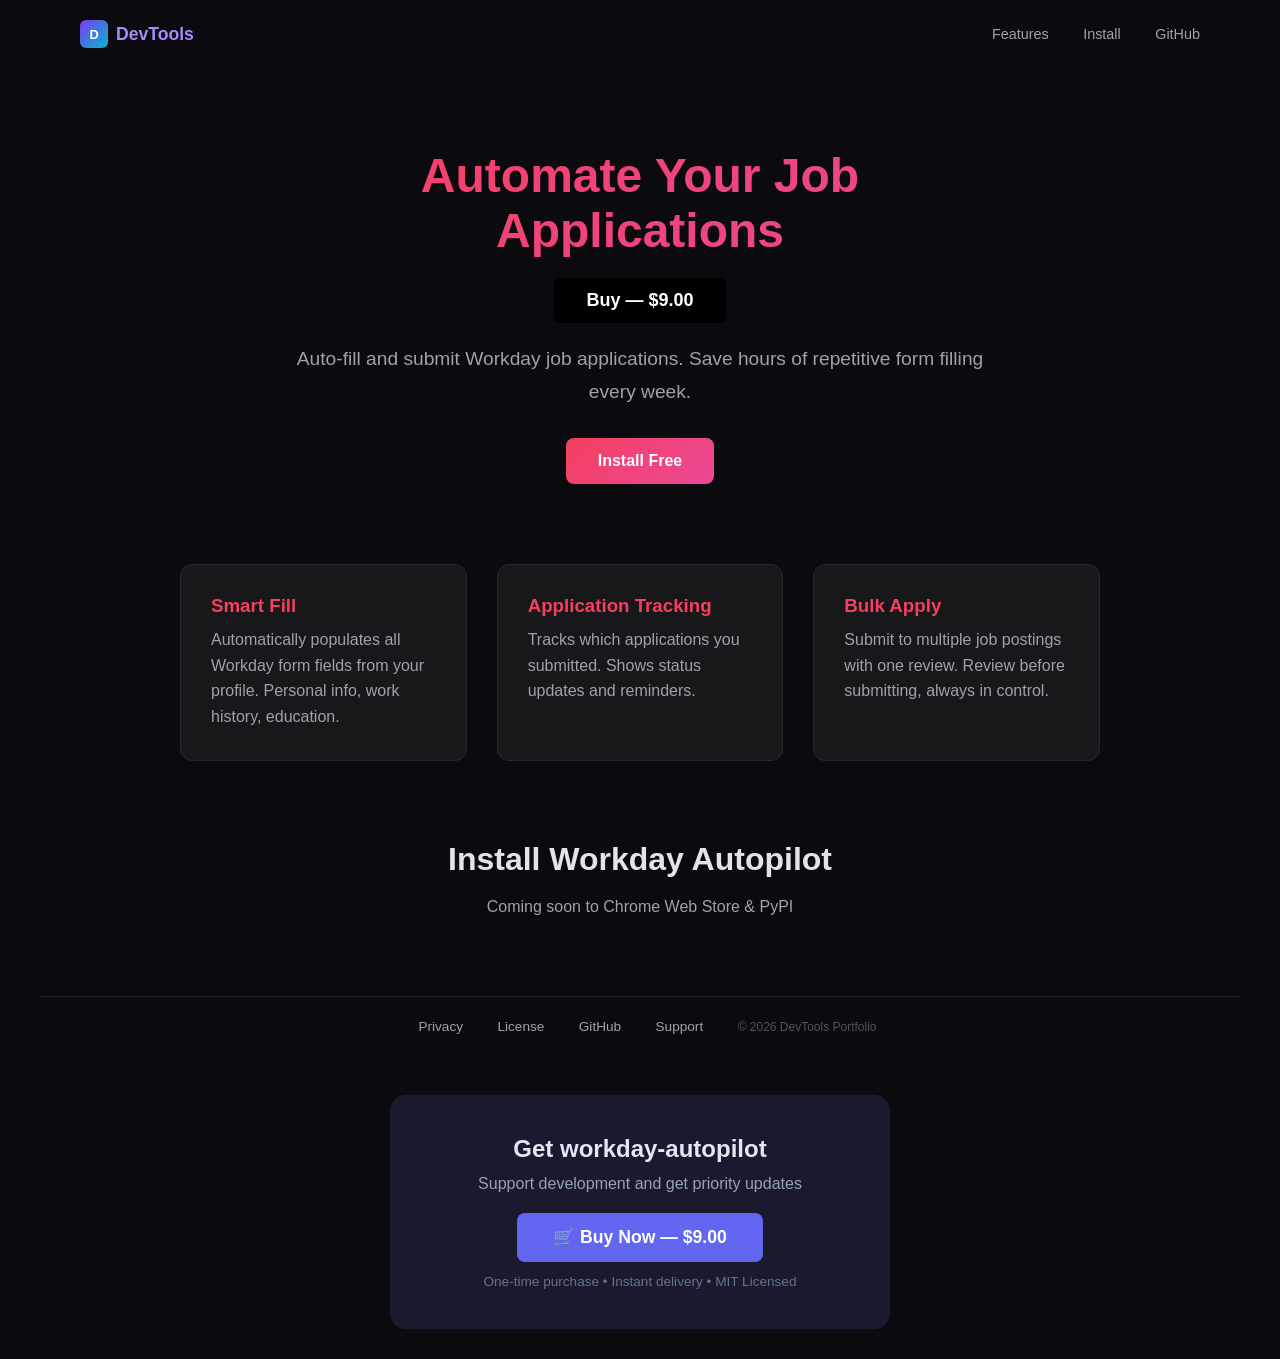
<file: docs/index.html>
<!DOCTYPE html>
<html lang="en">
<head>
<meta charset="UTF-8">
<meta name="viewport" content="width=device-width, initial-scale=1.0">
<title>Workday Autopilot — Automate Your Job Applications</title>
<meta name="description" content="Auto-fill and submit Workday job applications. Save hours of repetitive form filling every week.">
<style>
*{margin:0;padding:0;box-sizing:border-box}
body{font-family:-apple-system,BlinkMacSystemFont,'Segoe UI',Roboto,sans-serif;background:#0a0a0f;color:#e4e4e7;min-height:100vh}
.nav{max-width:1200px;margin:0 auto;padding:20px 40px;display:flex;justify-content:space-between;align-items:center}
.logo{font-size:1.4rem;font-weight:700;color:#f43f5e}
.nav-links a{color:#a1a1aa;text-decoration:none;margin-left:30px;font-size:0.9rem}
.nav-links a:hover{color:#fff}
.hero{max-width:800px;margin:80px auto;text-align:center;padding:0 40px}
.hero h1{font-size:3rem;font-weight:800;background:linear-gradient(135deg,#f43f5e,#ec4899);-webkit-background-clip:text;-webkit-text-fill-color:transparent;margin-bottom:20px}
.hero p{color:#a1a1aa;font-size:1.2rem;line-height:1.7;margin-bottom:30px}
.btn{display:inline-block;padding:14px 32px;border-radius:8px;font-size:1rem;font-weight:600;text-decoration:none}
.btn-primary{background:linear-gradient(135deg,#f43f5e,#ec4899);color:#fff}
.features{max-width:1000px;margin:80px auto;padding:0 40px;display:grid;grid-template-columns:repeat(auto-fit,minmax(280px,1fr));gap:30px}
.card{background:#18181b;border:1px solid #27272a;border-radius:12px;padding:30px}
.card h3{color:#f43f5e;margin-bottom:10px}
.card p{color:#a1a1aa;line-height:1.6}
.install{max-width:600px;margin:80px auto;text-align:center;padding:0 40px}
.install h2{font-size:2rem;margin-bottom:20px}
.install code{background:#18181b;border:1px solid #27272a;border-radius:6px;padding:12px 20px;display:inline-block;color:#f43f5e;font-size:0.95rem}
.footer{max-width:1200px;margin:80px auto 40px;padding:20px 40px;text-align:center;border-top:1px solid #27272a}
.footer a{color:#a1a1aa;text-decoration:none;margin:0 15px;font-size:0.85rem}
.footer a:hover{color:#fff}
</style>
</head>
<body>
<nav class="nav">
<div class="logo" style="display:flex;align-items:center;gap:8px">
<div style="width:28px;height:28px;background:linear-gradient(135deg,#7c3aed,#06b6d4);border-radius:6px;display:flex;align-items:center;justify-content:center;font-weight:700;color:#fff;font-size:0.8rem">D</div>
<span style="font-size:1.1rem;font-weight:700;color:#a78bfa">DevTools</span>
</div>
<div class="nav-links">
<a href="#features">Features</a>
<a href="#install">Install</a>
<a href="https://github.com/ericjoye/workday-autopilot">GitHub</a>
</div>
</nav>
<main>
<section class="hero">
<h1>Automate Your Job Applications</h1>

    <div style="text-align:center; margin: 20px 0;">
      <a href="https://buy.polar.sh/3f757434-0b18-495b-8b79-0d72ac67990b" 
         style="display:inline-block; background:#000; color:#fff; padding:12px 32px; 
                text-decoration:none; border-radius:6px; font-size:18px; font-weight:bold;">
        Buy — $9.00
      </a>
    </div>

<p>Auto-fill and submit Workday job applications. Save hours of repetitive form filling every week.</p>
<a href="#install" class="btn btn-primary">Install Free</a>
</section>
<section class="features" id="features">
<div class="card">
<h3>Smart Fill</h3>
<p>Automatically populates all Workday form fields from your profile. Personal info, work history, education.</p>
</div>
<div class="card">
<h3>Application Tracking</h3>
<p>Tracks which applications you submitted. Shows status updates and reminders.</p>
</div>
<div class="card">
<h3>Bulk Apply</h3>
<p>Submit to multiple job postings with one review. Review before submitting, always in control.</p>
</div>
</section>
<section class="install" id="install">
<h2>Install Workday Autopilot</h2>
<p style="color:#a1a1aa;margin-bottom:20px">Coming soon to Chrome Web Store &amp; PyPI</p>
</section>
</main>
<footer class="footer">
<a href="PRIVACY.md">Privacy</a>
<a href="LICENSE">License</a>
<a href="https://github.com/ericjoye/workday-autopilot">GitHub</a>
<a href="mailto:eric@ericjoye.com">Support</a>
<span style="margin-left:15px;color:#555;font-size:0.75rem">© 2026 DevTools Portfolio</span>
</footer>

    <!-- Buy Section -->
    <div style="text-align:center; padding:40px 20px; background:#1a1a2e; border-radius:16px; margin:30px auto; max-width:500px;">
        <h2 style="color:#e2e8f0; margin-bottom:12px;">Get workday-autopilot</h2>
        <p style="color:#94a3b8; margin-bottom:20px;">Support development and get priority updates</p>
        <a href="https://buy.polar.sh/3f757434-0b18-495b-8b79-0d72ac67990b" style="display:inline-block; background:#6366f1; color:#fff; padding:14px 36px; border-radius:8px; text-decoration:none; font-weight:600; font-size:1.1em; transition:background 0.2s;" onmouseover="this.style.background='#4f46e5'" onmouseout="this.style.background='#6366f1'">
            🛒 Buy Now — $9.00
        </a>
        <p style="color:#64748b; font-size:0.85em; margin-top:12px;">One-time purchase • Instant delivery • MIT Licensed</p>
    </div>

</body>
</html>
</file>
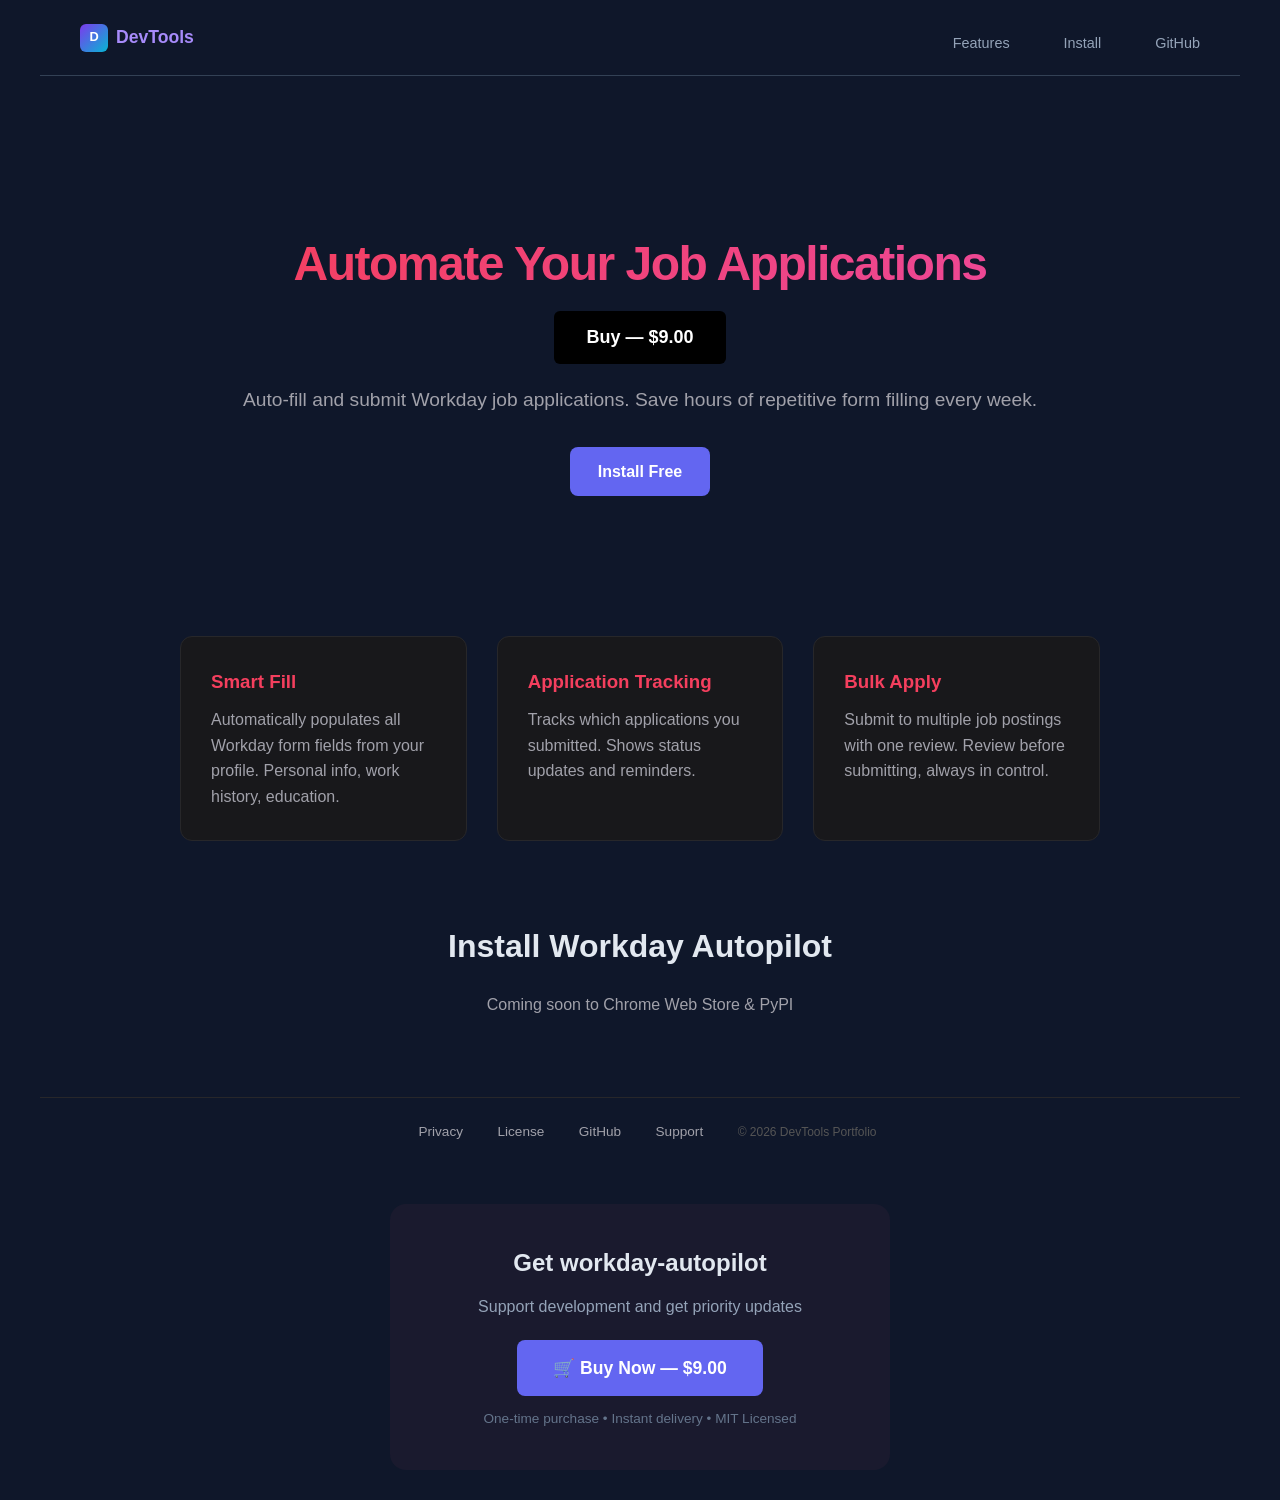
<file: landing/index.html>
<!DOCTYPE html>
<html lang="en">
<head>
<meta charset="UTF-8">
<meta name="viewport" content="width=device-width, initial-scale=1.0">
<title>Workday Autopilot — Automate Your Job Applications</title>
<meta name="description" content="Auto-fill and submit Workday job applications. Save hours of repetitive form filling every week.">
<style>
*{margin:0;padding:0;box-sizing:border-box}
body{font-family:-apple-system,BlinkMacSystemFont,'Segoe UI',Roboto,sans-serif;background:#0a0a0f;color:#e4e4e7;min-height:100vh}
.nav{max-width:1200px;margin:0 auto;padding:20px 40px;display:flex;justify-content:space-between;align-items:center}
.logo{font-size:1.4rem;font-weight:700;color:#f43f5e}
.nav-links a{color:#a1a1aa;text-decoration:none;margin-left:30px;font-size:0.9rem}
.nav-links a:hover{color:#fff}
.hero{max-width:800px;margin:80px auto;text-align:center;padding:0 40px}
.hero h1{font-size:3rem;font-weight:800;background:linear-gradient(135deg,#f43f5e,#ec4899);-webkit-background-clip:text;-webkit-text-fill-color:transparent;margin-bottom:20px}
.hero p{color:#a1a1aa;font-size:1.2rem;line-height:1.7;margin-bottom:30px}
.btn{display:inline-block;padding:14px 32px;border-radius:8px;font-size:1rem;font-weight:600;text-decoration:none}
.btn-primary{background:linear-gradient(135deg,#f43f5e,#ec4899);color:#fff}
.features{max-width:1000px;margin:80px auto;padding:0 40px;display:grid;grid-template-columns:repeat(auto-fit,minmax(280px,1fr));gap:30px}
.card{background:#18181b;border:1px solid #27272a;border-radius:12px;padding:30px}
.card h3{color:#f43f5e;margin-bottom:10px}
.card p{color:#a1a1aa;line-height:1.6}
.install{max-width:600px;margin:80px auto;text-align:center;padding:0 40px}
.install h2{font-size:2rem;margin-bottom:20px}
.install code{background:#18181b;border:1px solid #27272a;border-radius:6px;padding:12px 20px;display:inline-block;color:#f43f5e;font-size:0.95rem}
.footer{max-width:1200px;margin:80px auto 40px;padding:20px 40px;text-align:center;border-top:1px solid #27272a}
.footer a{color:#a1a1aa;text-decoration:none;margin:0 15px;font-size:0.85rem}
.footer a:hover{color:#fff}
</style>

<style>
:root {
  --bg: #0f172a;
  --surface: #1e293b;
  --border: #334155;
  --text: #e2e8f0;
  --text-muted: #94a3b8;
  --primary: #6366f1;
  --primary-hover: #4f46e5;
  --accent: #22d3ee;
  --success: #10b981;
  --radius: 12px;
}

* { margin: 0; padding: 0; box-sizing: border-box; }

body {
  font-family: 'Inter', -apple-system, BlinkMacSystemFont, sans-serif;
  background: var(--bg);
  color: var(--text);
  line-height: 1.6;
  -webkit-font-smoothing: antialiased;
}

.container {
  max-width: 960px;
  margin: 0 auto;
  padding: 0 24px;
}

/* Navigation */
nav {
  padding: 20px 0;
  border-bottom: 1px solid var(--border);
  margin-bottom: 0;
}

.brand {
  font-weight: 700;
  font-size: 1.1rem;
  color: var(--text);
  text-decoration: none;
  display: inline-flex;
  align-items: center;
  gap: 8px;
}

.logo-mark {
  width: 24px;
  height: 24px;
  background: linear-gradient(135deg, var(--primary), var(--accent));
  border-radius: 6px;
}

.product-name {
  color: var(--text-muted);
  font-weight: 500;
}

.nav-links {
  list-style: none;
  display: flex;
  gap: 24px;
  margin-top: 12px;
}

.nav-links a {
  color: var(--text-muted);
  text-decoration: none;
  font-size: 0.9rem;
  font-weight: 500;
  transition: color 0.2s;
}

.nav-links a:hover {
  color: var(--text);
}

.nav-cta {
  background: var(--primary);
  color: #fff !important;
  padding: 6px 16px;
  border-radius: 6px;
}

/* Hero */
.hero {
  padding: 80px 0 60px;
  text-align: center;
}

.badge {
  display: inline-block;
  background: var(--surface);
  border: 1px solid var(--border);
  color: var(--accent);
  padding: 6px 16px;
  border-radius: 20px;
  font-size: 0.8rem;
  font-weight: 600;
  margin-bottom: 24px;
  letter-spacing: 0.5px;
}

h1 {
  font-size: 3rem;
  font-weight: 800;
  line-height: 1.15;
  margin-bottom: 24px;
  letter-spacing: -1.5px;
}

h1 span {
  background: linear-gradient(135deg, var(--primary), var(--accent));
  -webkit-background-clip: text;
  -webkit-text-fill-color: transparent;
  background-clip: text;
}

.tagline {
  font-size: 1.15rem;
  color: var(--text-muted);
  max-width: 560px;
  margin: 0 auto 32px;
  line-height: 1.7;
}

/* Buttons */
.cta-group {
  display: flex;
  gap: 12px;
  justify-content: center;
  margin-bottom: 48px;
}

.btn {
  display: inline-block;
  padding: 12px 28px;
  border-radius: 8px;
  font-weight: 600;
  font-size: 1rem;
  text-decoration: none;
  transition: all 0.2s;
}

.btn-primary {
  background: var(--primary);
  color: #fff;
}

.btn-primary:hover {
  background: var(--primary-hover);
  transform: translateY(-1px);
}

.btn-secondary {
  background: var(--surface);
  color: var(--text);
  border: 1px solid var(--border);
}

.btn-secondary:hover {
  border-color: var(--primary);
}

/* Buy Section */
.buy-section {
  text-align: center;
  padding: 40px 20px;
  background: linear-gradient(135deg, #1e1b4b, #0f172a);
  border: 1px solid var(--primary);
  border-radius: var(--radius);
  margin: 0 auto 48px;
  max-width: 480px;
}

.buy-section h2 {
  color: var(--text);
  margin-bottom: 8px;
  font-size: 1.5rem;
}

.buy-section p {
  color: var(--text-muted);
  margin-bottom: 20px;
  font-size: 0.95rem;
}

.buy-btn {
  display: inline-block;
  background: linear-gradient(135deg, var(--primary), #8b5cf6);
  color: #fff;
  padding: 14px 36px;
  border-radius: 8px;
  text-decoration: none;
  font-weight: 700;
  font-size: 1.1rem;
  transition: all 0.2s;
  box-shadow: 0 4px 20px rgba(99, 102, 241, 0.3);
}

.buy-btn:hover {
  transform: translateY(-2px);
  box-shadow: 0 6px 30px rgba(99, 102, 241, 0.5);
}

.buy-note {
  color: var(--text-muted);
  font-size: 0.8rem;
  margin-top: 12px;
}

/* Terminal */
.terminal {
  background: #0d1117;
  border: 1px solid var(--border);
  border-radius: var(--radius);
  overflow: hidden;
  text-align: left;
  max-width: 520px;
  margin: 0 auto;
}

.terminal-header {
  display: flex;
  gap: 8px;
  padding: 12px 16px;
  background: #161b22;
  border-bottom: 1px solid var(--border);
}

.dot {
  width: 12px;
  height: 12px;
  border-radius: 50%;
}

.dot.red { background: #ef4444; }
.dot.yellow { background: #f59e0b; }
.dot.green { background: #10b981; }

.terminal .prompt {
  color: var(--success);
  font-family: 'JetBrains Mono', monospace;
}

.terminal .output {
  color: var(--text);
  font-family: 'JetBrains Mono', monospace;
}

.terminal .comment {
  color: var(--text-muted);
  font-family: 'JetBrains Mono', monospace;
  font-size: 0.85rem;
}

/* Sections */
section {
  padding: 80px 0;
}

.section-header {
  text-align: center;
  margin-bottom: 48px;
}

.section-header h2 {
  font-size: 2rem;
  font-weight: 700;
  margin-bottom: 12px;
}

.section-header p {
  color: var(--text-muted);
  font-size: 1.05rem;
}

/* Features Grid */
.features-grid {
  display: grid;
  grid-template-columns: repeat(auto-fit, minmax(240px, 1fr));
  gap: 20px;
}

.feature-card {
  background: var(--surface);
  border: 1px solid var(--border);
  border-radius: var(--radius);
  padding: 24px;
  transition: border-color 0.2s;
}

.feature-card:hover {
  border-color: var(--primary);
}

.feature-card .icon {
  font-size: 1.5rem;
  margin-bottom: 12px;
}

.feature-card h3 {
  font-size: 1.1rem;
  font-weight: 600;
  margin-bottom: 8px;
}

.feature-card p {
  color: var(--text-muted);
  font-size: 0.9rem;
  line-height: 1.6;
}

/* Steps */
.steps-grid {
  display: grid;
  grid-template-columns: repeat(3, 1fr);
  gap: 24px;
}

.step-card {
  text-align: center;
  padding: 24px;
}

.step-num {
  width: 40px;
  height: 40px;
  background: var(--primary);
  color: #fff;
  border-radius: 50%;
  display: inline-flex;
  align-items: center;
  justify-content: center;
  font-weight: 700;
  margin-bottom: 16px;
}

.step-card h4 {
  font-weight: 600;
  margin-bottom: 8px;
}

.step-card p {
  color: var(--text-muted);
  font-size: 0.9rem;
}

/* Footer */
footer {
  padding: 40px 0;
  border-top: 1px solid var(--border);
  text-align: center;
}

.footer-brand {
  display: flex;
  align-items: center;
  justify-content: center;
  gap: 8px;
  margin-bottom: 8px;
}

.footer-brand .logo-text {
  font-weight: 700;
  font-size: 1.1rem;
}

.footer-brand-sub {
  color: var(--text-muted);
  font-size: 0.85rem;
  margin-bottom: 16px;
}

.footer-links {
  display: flex;
  gap: 20px;
  justify-content: center;
  margin-bottom: 16px;
}

.footer-links a {
  color: var(--text-muted);
  text-decoration: none;
  font-size: 0.9rem;
}

.footer-links a:hover {
  color: var(--text);
}

footer p {
  color: var(--text-muted);
  font-size: 0.8rem;
}

/* Responsive */
@media (max-width: 640px) {
  h1 { font-size: 2rem; }
  .steps-grid { grid-template-columns: 1fr; }
  .features-grid { grid-template-columns: 1fr; }
  .nav-links { flex-wrap: wrap; gap: 12px; }
}
</style>

</head>
<body>
<nav class="nav">
<div class="logo" style="display:flex;align-items:center;gap:8px">
<div style="width:28px;height:28px;background:linear-gradient(135deg,#7c3aed,#06b6d4);border-radius:6px;display:flex;align-items:center;justify-content:center;font-weight:700;color:#fff;font-size:0.8rem">D</div>
<span style="font-size:1.1rem;font-weight:700;color:#a78bfa">DevTools</span>
</div>
<div class="nav-links">
<a href="#features">Features</a>
<a href="#install">Install</a>
<a href="https://github.com/ericjoye/workday-autopilot">GitHub</a>
</div>
</nav>
<main>
<section class="hero">
<h1>Automate Your Job Applications</h1>

    <div style="text-align:center; margin: 20px 0;">
      <a href="https://buy.polar.sh/3f757434-0b18-495b-8b79-0d72ac67990b" 
         style="display:inline-block; background:#000; color:#fff; padding:12px 32px; 
                text-decoration:none; border-radius:6px; font-size:18px; font-weight:bold;">
        Buy — $9.00
      </a>
    </div>

<p>Auto-fill and submit Workday job applications. Save hours of repetitive form filling every week.</p>
<a href="#install" class="btn btn-primary">Install Free</a>
</section>
<section class="features" id="features">
<div class="card">
<h3>Smart Fill</h3>
<p>Automatically populates all Workday form fields from your profile. Personal info, work history, education.</p>
</div>
<div class="card">
<h3>Application Tracking</h3>
<p>Tracks which applications you submitted. Shows status updates and reminders.</p>
</div>
<div class="card">
<h3>Bulk Apply</h3>
<p>Submit to multiple job postings with one review. Review before submitting, always in control.</p>
</div>
</section>
<section class="install" id="install">
<h2>Install Workday Autopilot</h2>
<p style="color:#a1a1aa;margin-bottom:20px">Coming soon to Chrome Web Store &amp; PyPI</p>
</section>
</main>
<footer class="footer">
<a href="PRIVACY.md">Privacy</a>
<a href="LICENSE">License</a>
<a href="https://github.com/ericjoye/workday-autopilot">GitHub</a>
<a href="mailto:eric@ericjoye.com">Support</a>
<span style="margin-left:15px;color:#555;font-size:0.75rem">© 2026 DevTools Portfolio</span>
</footer>

    <!-- Buy Section -->
    <div style="text-align:center; padding:40px 20px; background:#1a1a2e; border-radius:16px; margin:30px auto; max-width:500px;">
        <h2 style="color:#e2e8f0; margin-bottom:12px;">Get workday-autopilot</h2>
        <p style="color:#94a3b8; margin-bottom:20px;">Support development and get priority updates</p>
        <a href="https://buy.polar.sh/3f757434-0b18-495b-8b79-0d72ac67990b" style="display:inline-block; background:#6366f1; color:#fff; padding:14px 36px; border-radius:8px; text-decoration:none; font-weight:600; font-size:1.1em; transition:background 0.2s;" onmouseover="this.style.background='#4f46e5'" onmouseout="this.style.background='#6366f1'">
            🛒 Buy Now — $9.00
        </a>
        <p style="color:#64748b; font-size:0.85em; margin-top:12px;">One-time purchase • Instant delivery • MIT Licensed</p>
    </div>

</body>
</html>
</file>
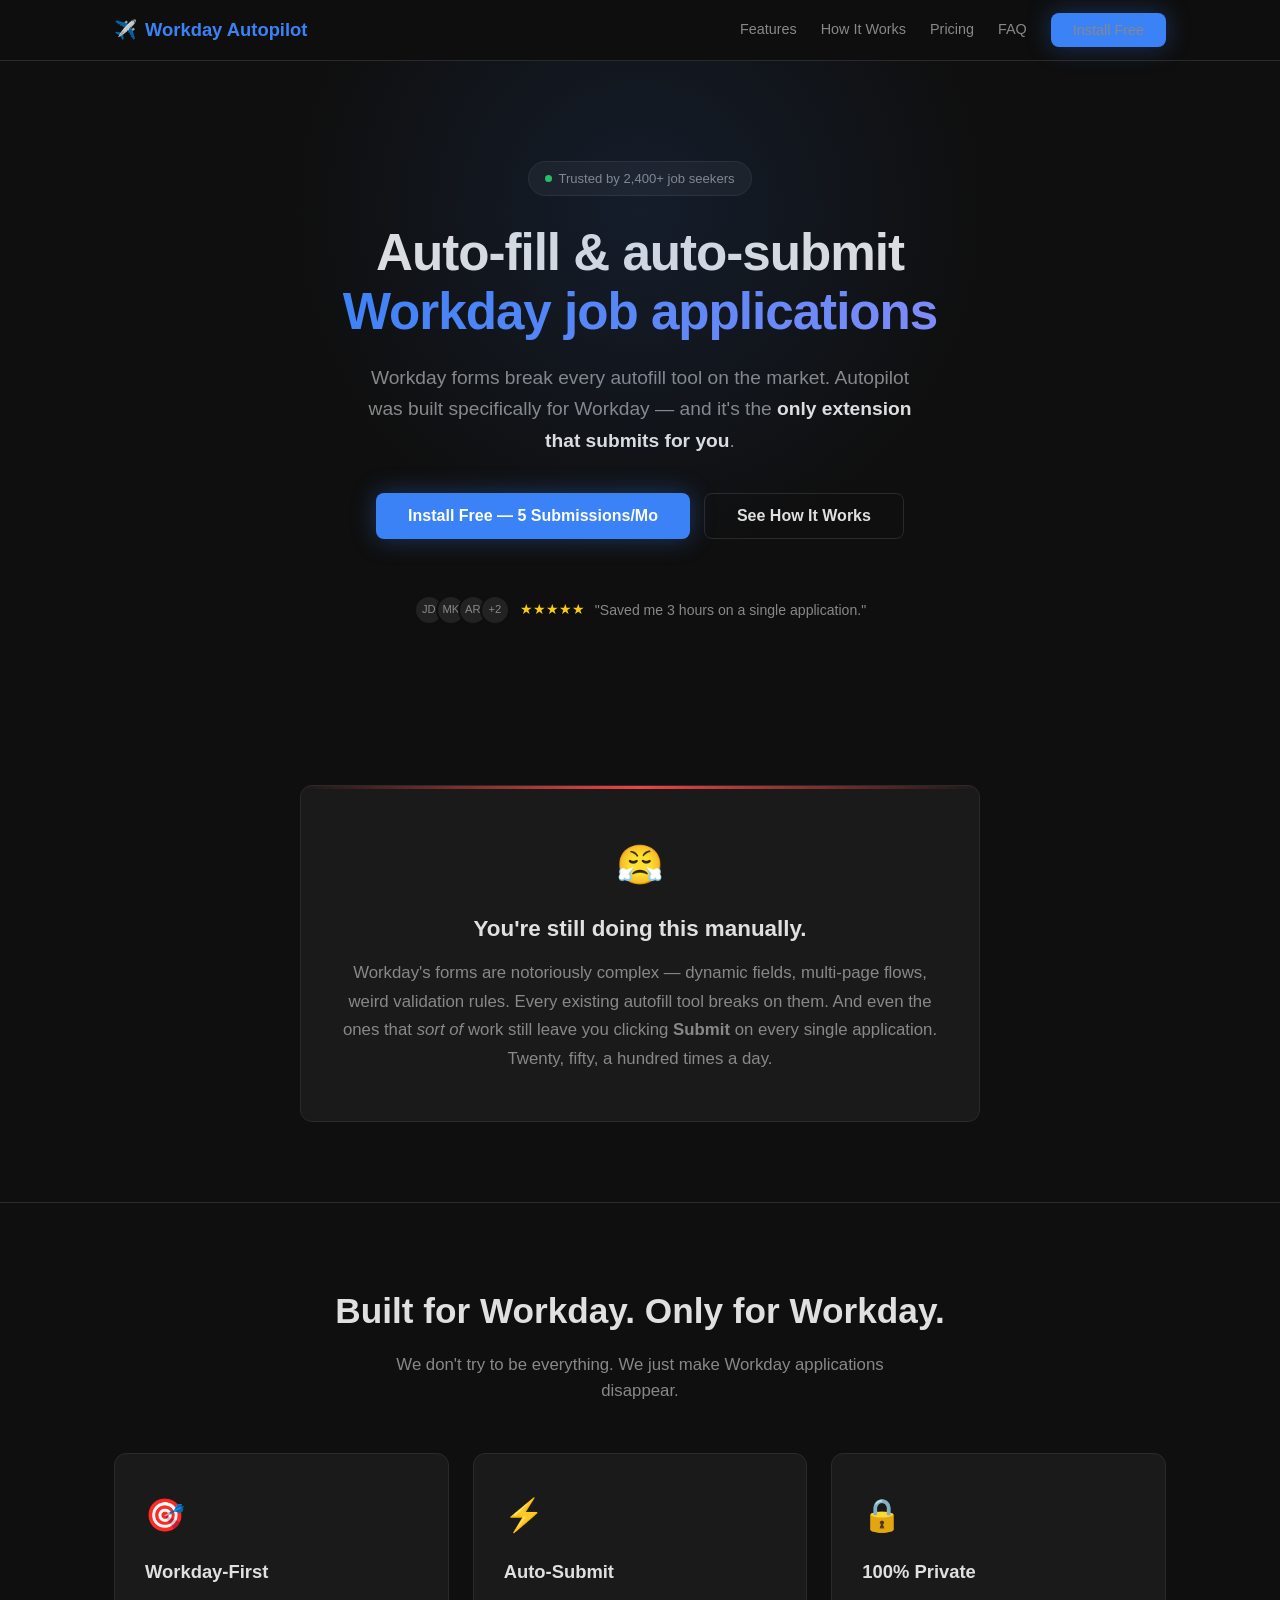
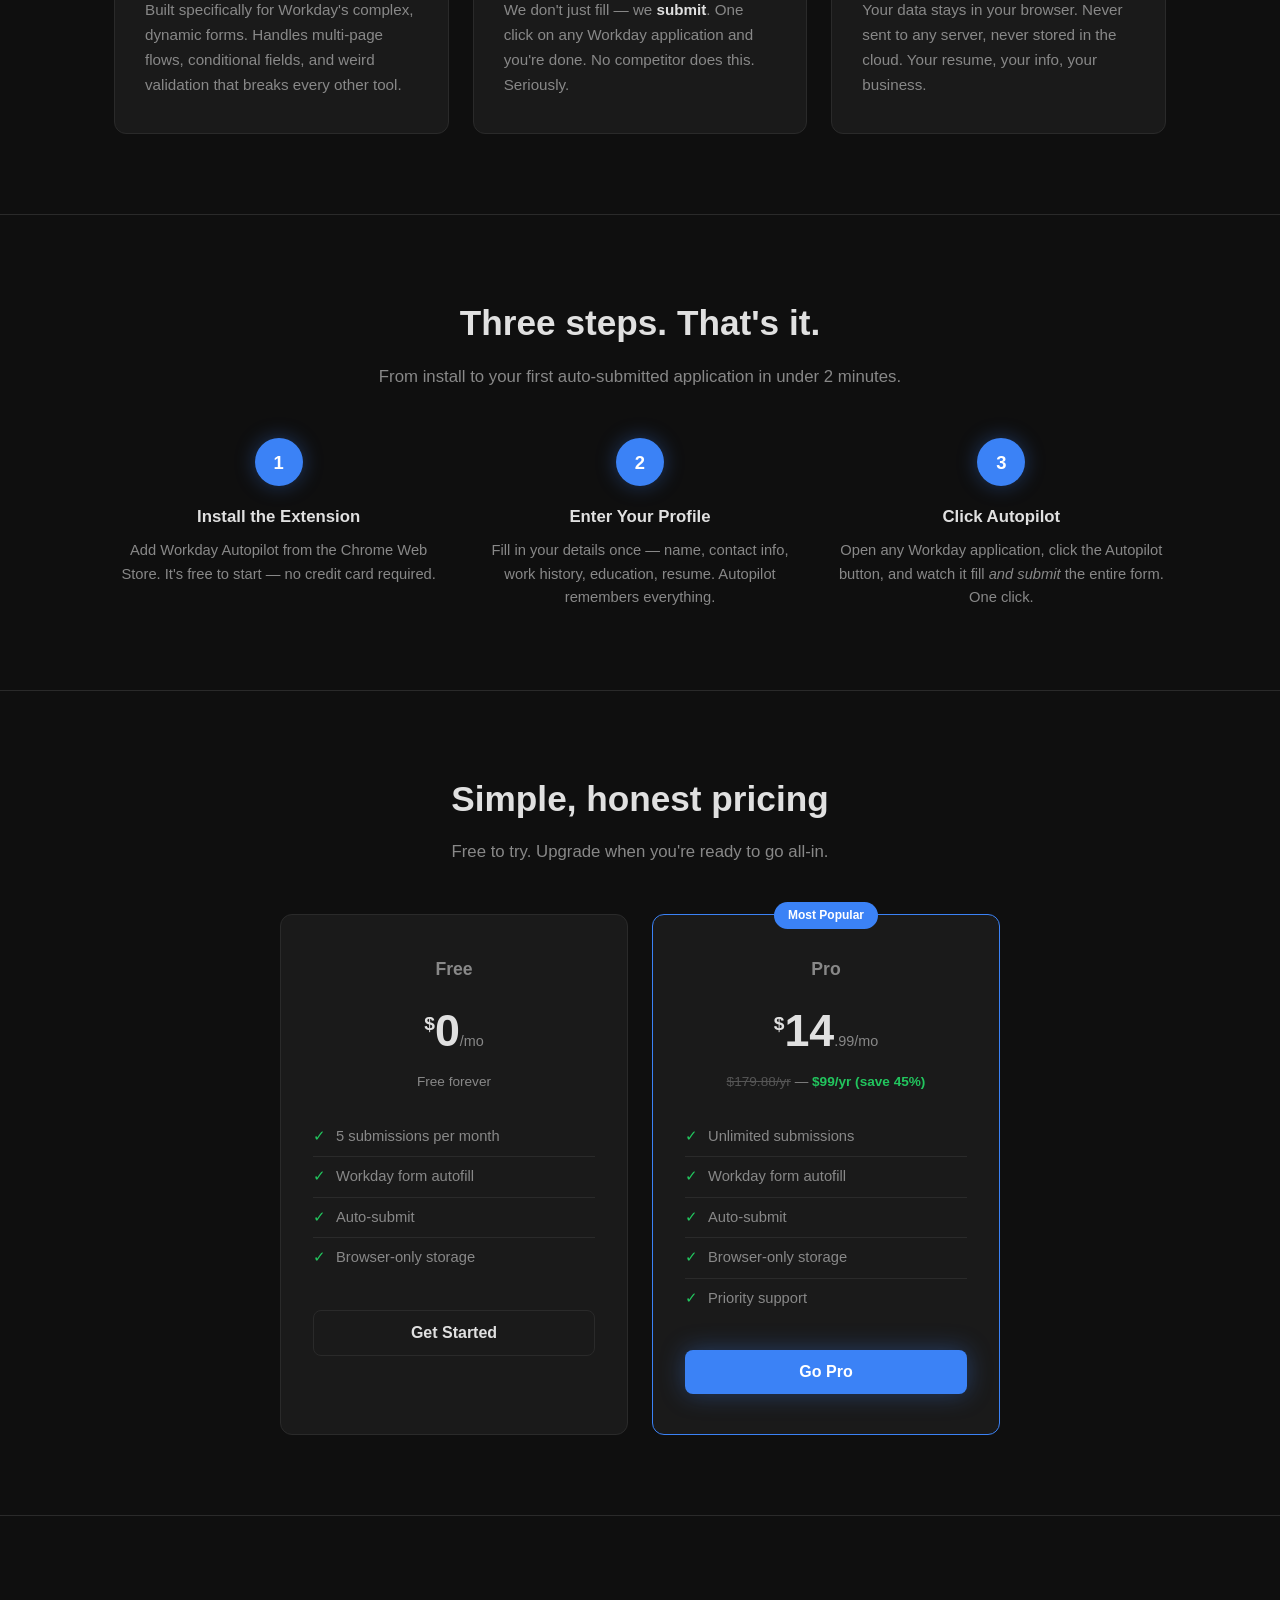
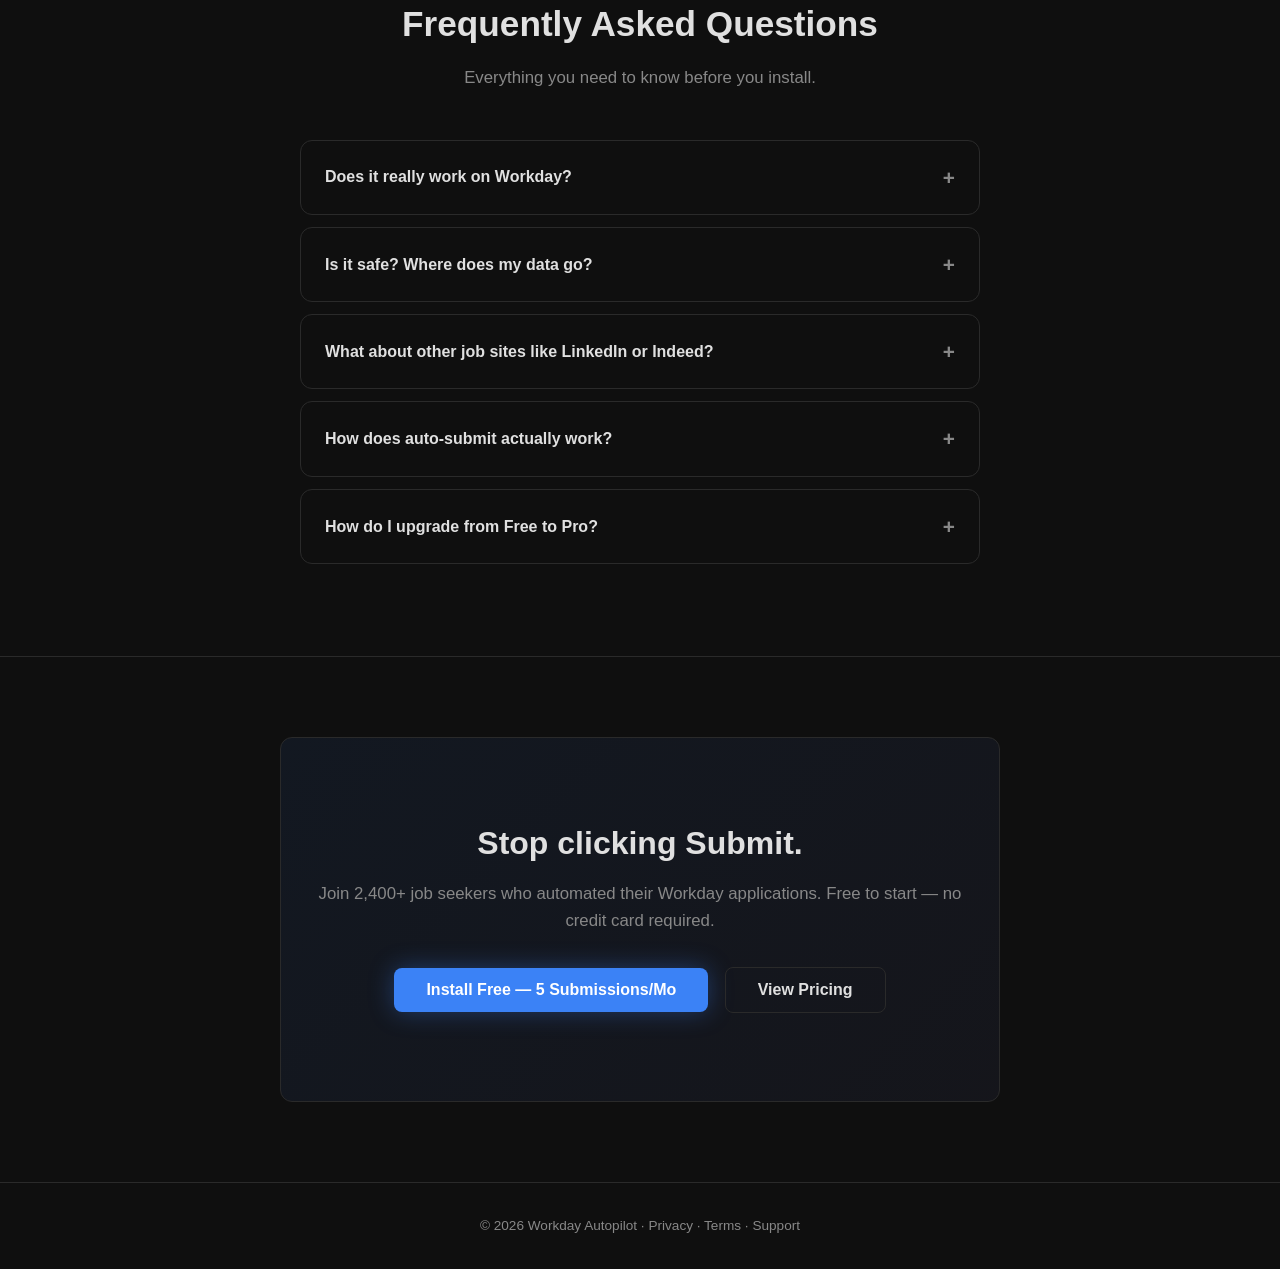
<file: go-to-market/landing-page/index.html>
<!DOCTYPE html>
<html lang="en">
<head>
  <meta charset="UTF-8" />
  <meta name="viewport" content="width=device-width, initial-scale=1.0" />
  <meta name="description" content="Workday Autopilot — The only Chrome extension that auto-fills AND auto-submits Workday job applications. Stop clicking Submit 20 times a day." />
  <title>Workday Autopilot — Auto-fill &amp; Auto-Submit Workday Job Applications</title>
  <link rel="stylesheet" href="style.css" />
</head>
<body>

  <!-- ── Navbar ─────────────────────────────────────── -->
  <header class="navbar" role="banner">
    <div class="container">
      <a href="#" class="logo" aria-label="Workday Autopilot home">
        ✈️ <span>Workday Autopilot</span>
      </a>
      <nav aria-label="Main navigation">
        <a href="#features">Features</a>
        <a href="#how-it-works">How It Works</a>
        <a href="#pricing">Pricing</a>
        <a href="#faq">FAQ</a>
        <a href="#cta" class="btn btn-primary">Install Free</a>
      </nav>
    </div>
  </header>

  <main>
    <!-- ── Hero ─────────────────────────────────────── -->
    <section class="hero" aria-labelledby="hero-heading">
      <div class="container">
        <div class="hero-badge" aria-label="Trusted by job seekers">
          <span class="dot" aria-hidden="true"></span>
          Trusted by 2,400+ job seekers
        </div>
        <h1 id="hero-heading">
          Auto-fill &amp; auto-submit<br />
          <span class="highlight">Workday job applications</span>
        </h1>
        <p class="hero-desc">
          Workday forms break every autofill tool on the market. Autopilot was built specifically for Workday — and it's the <strong style="color:var(--text)">only extension that submits for you</strong>.
        </p>
        <div class="hero-ctas">
          <a href="#cta" class="btn btn-primary">Install Free — 5 Submissions/Mo</a>
          <a href="#how-it-works" class="btn btn-outline">See How It Works</a>
        </div>
        <div class="hero-proof" aria-label="User testimonial summary">
          <div class="avatars" aria-hidden="true">
            <div class="av">JD</div>
            <div class="av">MK</div>
            <div class="av">AR</div>
            <div class="av">+2</div>
          </div>
          <div class="stars" aria-hidden="true">★★★★★</div>
          <span>"Saved me 3 hours on a single application."</span>
        </div>
      </div>
    </section>

    <!-- ── Problem ──────────────────────────────────── -->
    <section class="section problem" aria-labelledby="problem-heading">
      <div class="container">
        <div class="problem-box">
          <div class="icon" aria-hidden="true">😤</div>
          <h2 id="problem-heading">You're still doing this manually.</h2>
          <p>
            Workday's forms are notoriously complex — dynamic fields, multi-page flows, weird validation rules. Every existing autofill tool breaks on them. And even the ones that <em>sort of</em> work still leave you clicking <strong>Submit</strong> on every single application. Twenty, fifty, a hundred times a day.
          </p>
        </div>
      </div>
    </section>

    <!-- ── Solution / Features ──────────────────────── -->
    <section class="section" id="features" aria-labelledby="features-heading">
      <div class="container">
        <h2 class="section-title" id="features-heading">Built for Workday. Only for Workday.</h2>
        <p class="section-subtitle">We don't try to be everything. We just make Workday applications disappear.</p>
        <div class="features-grid">
          <article class="feature-card">
            <div class="icon" aria-hidden="true">🎯</div>
            <h3>Workday-First</h3>
            <p>Built specifically for Workday's complex, dynamic forms. Handles multi-page flows, conditional fields, and weird validation that breaks every other tool.</p>
          </article>
          <article class="feature-card">
            <div class="icon" aria-hidden="true">⚡</div>
            <h3>Auto-Submit</h3>
            <p>We don't just fill — we <strong style="color:var(--text)">submit</strong>. One click on any Workday application and you're done. No competitor does this. Seriously.</p>
          </article>
          <article class="feature-card">
            <div class="icon" aria-hidden="true">🔒</div>
            <h3>100% Private</h3>
            <p>Your data stays in your browser. Never sent to any server, never stored in the cloud. Your resume, your info, your business.</p>
          </article>
        </div>
      </div>
    </section>

    <!-- ── How It Works ────────────────────────────── -->
    <section class="section" id="how-it-works" aria-labelledby="hiw-heading">
      <div class="container">
        <h2 class="section-title" id="hiw-heading">Three steps. That's it.</h2>
        <p class="section-subtitle">From install to your first auto-submitted application in under 2 minutes.</p>
        <div class="steps">
          <div class="step">
            <div class="step-number" aria-hidden="true">1</div>
            <h3>Install the Extension</h3>
            <p>Add Workday Autopilot from the Chrome Web Store. It's free to start — no credit card required.</p>
          </div>
          <div class="step">
            <div class="step-number" aria-hidden="true">2</div>
            <h3>Enter Your Profile</h3>
            <p>Fill in your details once — name, contact info, work history, education, resume. Autopilot remembers everything.</p>
          </div>
          <div class="step">
            <div class="step-number" aria-hidden="true">3</div>
            <h3>Click Autopilot</h3>
            <p>Open any Workday application, click the Autopilot button, and watch it fill <em>and submit</em> the entire form. One click.</p>
          </div>
        </div>
      </div>
    </section>

    <!-- ── Pricing ─────────────────────────────────── -->
    <section class="section" id="pricing" aria-labelledby="pricing-heading">
      <div class="container">
        <h2 class="section-title" id="pricing-heading">Simple, honest pricing</h2>
        <p class="section-subtitle">Free to try. Upgrade when you're ready to go all-in.</p>
        <div class="pricing-grid">
          <!-- Free Plan -->
          <div class="pricing-card">
            <div class="plan-name">Free</div>
            <div class="price"><span class="currency">$</span>0<span class="period">/mo</span></div>
            <div class="price-yearly">Free forever</div>
            <ul>
              <li><span class="check" aria-hidden="true">✓</span> 5 submissions per month</li>
              <li><span class="check" aria-hidden="true">✓</span> Workday form autofill</li>
              <li><span class="check" aria-hidden="true">✓</span> Auto-submit</li>
              <li><span class="check" aria-hidden="true">✓</span> Browser-only storage</li>
            </ul>
            <a href="#cta" class="btn btn-outline">Get Started</a>
          </div>

          <!-- Pro Plan -->
          <div class="pricing-card popular">
            <div class="plan-name">Pro</div>
            <div class="price"><span class="currency">$</span>14<span class="period">.99/mo</span></div>
            <div class="price-yearly">
              <s>$179.88/yr</s> — <span class="save">$99/yr (save 45%)</span>
            </div>
            <ul>
              <li><span class="check" aria-hidden="true">✓</span> Unlimited submissions</li>
              <li><span class="check" aria-hidden="true">✓</span> Workday form autofill</li>
              <li><span class="check" aria-hidden="true">✓</span> Auto-submit</li>
              <li><span class="check" aria-hidden="true">✓</span> Browser-only storage</li>
              <li><span class="check" aria-hidden="true">✓</span> Priority support</li>
            </ul>
            <a href="#cta" class="btn btn-primary">Go Pro</a>
          </div>
        </div>
      </div>
    </section>

    <!-- ── FAQ ─────────────────────────────────────── -->
    <section class="section" id="faq" aria-labelledby="faq-heading">
      <div class="container">
        <h2 class="section-title" id="faq-heading">Frequently Asked Questions</h2>
        <p class="section-subtitle">Everything you need to know before you install.</p>
        <div class="faq-list">
          <details class="faq-item">
            <summary>Does it really work on Workday?</summary>
            <div class="faq-answer">
              Yes — that's all we do. Workday Autopilot was built from the ground up to handle Workday's unique form structure, including multi-page applications, dynamic fields, conditional sections, and their quirky validation rules. It's not a generic autofill tool that <em>sort of</em> works on Workday. It's purpose-built.
            </div>
          </details>
          <details class="faq-item">
            <summary>Is it safe? Where does my data go?</summary>
            <div class="faq-answer">
              Your data never leaves your browser. Everything — your resume, contact info, work history — is stored locally using Chrome's built-in storage. We don't have servers. We don't collect data. We can't see your information even if we wanted to.
            </div>
          </details>
          <details class="faq-item">
            <summary>What about other job sites like LinkedIn or Indeed?</summary>
            <div class="faq-answer">
              Workday Autopilot is focused exclusively on Workday. That's where the biggest pain is, and that's where generic tools fail the most. If you need autofill for other sites, tools like LinkedIn's built-in Easy Apply or generic form fillers work fine there. We're the specialist for the platform that needs it most.
            </div>
          </details>
          <details class="faq-item">
            <summary>How does auto-submit actually work?</summary>
            <div class="faq-answer">
              Once you've entered your profile, you navigate to any Workday application and click the Autopilot button in your toolbar. The extension fills every field it can identify, then automatically clicks Submit. You can review everything before it submits, or enable "full auto" mode to skip the review step entirely.
            </div>
          </details>
          <details class="faq-item">
            <summary>How do I upgrade from Free to Pro?</summary>
            <div class="faq-answer">
              Click "Go Pro" in the extension popup or on this page. You'll be prompted to enter payment details and choose between monthly ($14.99/mo) or yearly ($99/yr) billing. Your profile data carries over instantly — no re-setup needed.
            </div>
          </details>
        </div>
      </div>
    </section>

    <!-- ── CTA Banner ───────────────────────────────── -->
    <section class="section" id="cta" aria-labelledby="cta-heading">
      <div class="container">
        <div class="cta-banner">
          <h2 id="cta-heading">Stop clicking Submit.</h2>
          <p>Join 2,400+ job seekers who automated their Workday applications. Free to start — no credit card required.</p>
          <a href="#" class="btn btn-primary">Install Free — 5 Submissions/Mo</a>
          <a href="#pricing" class="btn btn-outline">View Pricing</a>
        </div>
      </div>
    </section>
  </main>

  <!-- ── Footer ───────────────────────────────────── -->
  <footer class="footer" role="contentinfo">
    <div class="container">
      <p>© 2026 Workday Autopilot · <a href="#">Privacy</a> · <a href="#">Terms</a> · <a href="#">Support</a></p>
    </div>
  </footer>

</body>
</html>
</file>
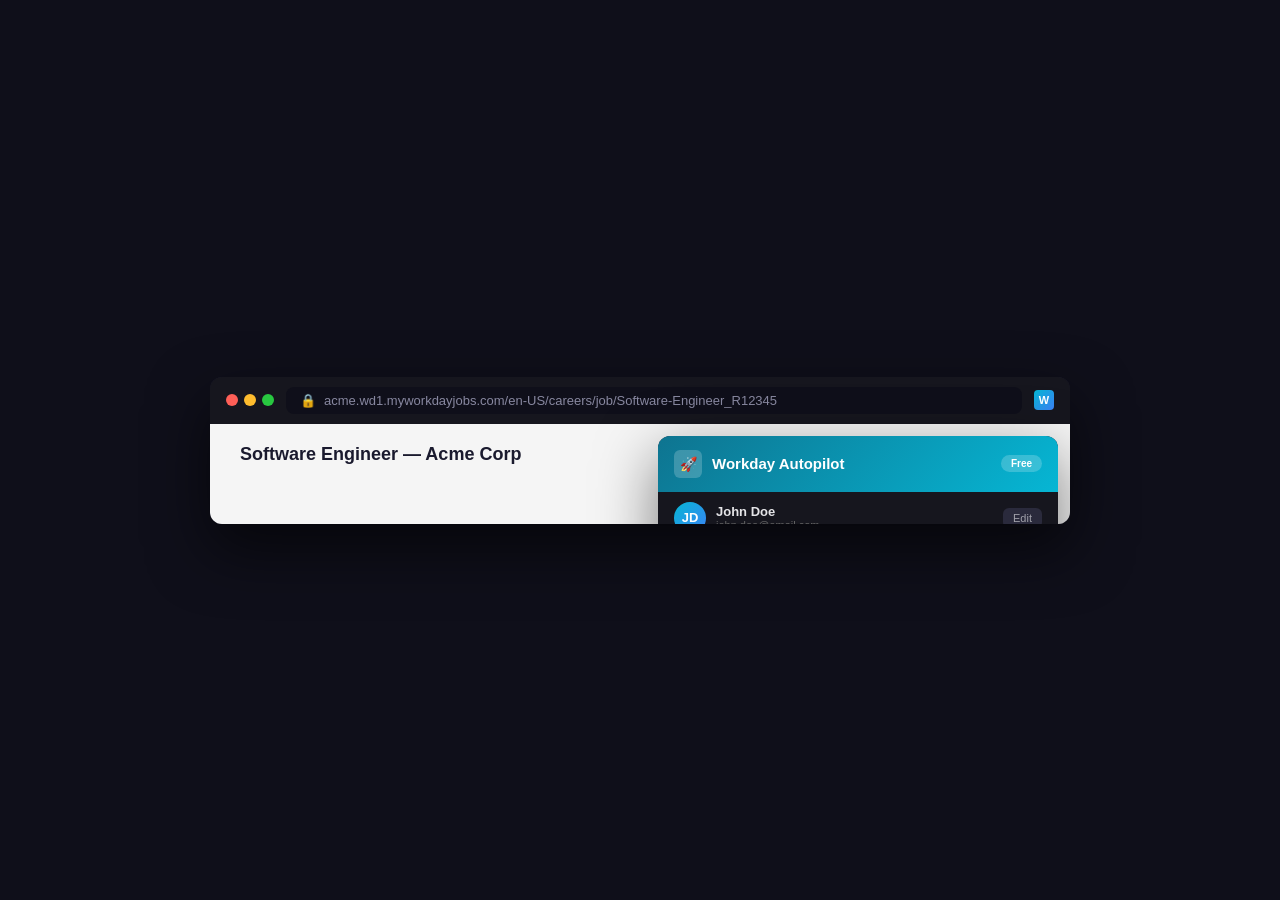
<file: screenshots/screenshot1.html>
<!DOCTYPE html>
<html lang="en">
<head>
<meta charset="UTF-8">
<meta name="viewport" content="width=device-width, initial-scale=1.0">
<title>Workday Autopilot — Screenshot Mockup</title>
<style>
  * { margin: 0; padding: 0; box-sizing: border-box; }
  body {
    background: #0f0f1a;
    min-height: 100vh;
    display: flex;
    align-items: center;
    justify-content: center;
    font-family: -apple-system, BlinkMacSystemFont, 'Segoe UI', Roboto, sans-serif;
    padding: 40px;
  }
  .browser-chrome {
    width: 860px;
    background: #1a1a2e;
    border-radius: 12px;
    overflow: hidden;
    box-shadow: 0 25px 60px rgba(0,0,0,0.6);
  }
  .browser-bar {
    background: #16161e;
    padding: 10px 16px;
    display: flex;
    align-items: center;
    gap: 12px;
  }
  .browser-dots { display: flex; gap: 6px; }
  .browser-dots span { width: 12px; height: 12px; border-radius: 50%; }
  .dot-red { background: #ff5f57; }
  .dot-yellow { background: #febc2e; }
  .dot-green { background: #28c840; }
  .browser-url {
    flex: 1;
    background: #0f0f1a;
    border-radius: 8px;
    padding: 6px 14px;
    color: #8888a0;
    font-size: 13px;
    display: flex;
    align-items: center;
    gap: 8px;
  }
  .ext-icon {
    width: 20px; height: 20px;
    background: linear-gradient(135deg, #06b6d4, #3b82f6);
    border-radius: 4px;
    display: flex; align-items: center; justify-content: center;
    font-size: 11px; color: white; font-weight: bold;
  }
  .page-bg {
    background: #f5f5f5;
    padding: 20px 30px;
    position: relative;
    min-height: 100px;
  }
  .page-bg h1 { color: #1a1a2e; font-size: 18px; }
  /* Extension Popup */
  .ext-popup {
    position: absolute;
    top: 12px;
    right: 12px;
    width: 400px;
    max-height: 540px;
    background: #1e1e2e;
    border-radius: 12px;
    box-shadow: 0 20px 60px rgba(0,0,0,0.5), 0 0 0 1px rgba(255,255,255,0.08);
    overflow: hidden;
    animation: popIn 0.2s ease-out;
  }
  @keyframes popIn {
    from { opacity: 0; transform: scale(0.95); }
    to { opacity: 1; transform: scale(1); }
  }
  .popup-header {
    background: linear-gradient(135deg, #0e7490, #06b6d4);
    padding: 14px 16px;
    display: flex;
    align-items: center;
    gap: 10px;
  }
  .popup-header .icon {
    width: 28px; height: 28px;
    background: rgba(255,255,255,0.2);
    border-radius: 6px;
    display: flex; align-items: center; justify-content: center;
    font-size: 14px;
  }
  .popup-header .title {
    color: white;
    font-size: 15px;
    font-weight: 700;
    flex: 1;
  }
  .popup-header .badge {
    background: rgba(255,255,255,0.2);
    color: white;
    padding: 3px 10px;
    border-radius: 10px;
    font-size: 10px;
    font-weight: 600;
  }
  .profile-bar {
    padding: 10px 16px;
    background: #16161e;
    border-bottom: 1px solid #2a2a3c;
    display: flex;
    align-items: center;
    gap: 10px;
  }
  .profile-bar .avatar {
    width: 32px; height: 32px;
    border-radius: 50%;
    background: linear-gradient(135deg, #06b6d4, #3b82f6);
    display: flex; align-items: center; justify-content: center;
    color: white;
    font-size: 13px;
    font-weight: 700;
  }
  .profile-bar .info { flex: 1; }
  .profile-bar .name { font-size: 13px; color: #e4e4e7; font-weight: 600; }
  .profile-bar .email { font-size: 11px; color: #666; }
  .profile-bar .edit-btn {
    background: #2a2a3c;
    color: #a1a1aa;
    border: none;
    padding: 4px 10px;
    border-radius: 6px;
    font-size: 11px;
    cursor: pointer;
  }
  .popup-body {
    padding: 14px 16px;
    max-height: 380px;
    overflow-y: auto;
  }
  .popup-body::-webkit-scrollbar { width: 4px; }
  .popup-body::-webkit-scrollbar-thumb { background: #333; border-radius: 2px; }
  .stats-row {
    display: flex;
    gap: 8px;
    margin-bottom: 14px;
  }
  .stat-pill {
    flex: 1;
    background: #16161e;
    border-radius: 8px;
    padding: 8px 10px;
    text-align: center;
    border: 1px solid #2a2a3c;
  }
  .stat-pill .num { font-size: 18px; font-weight: 800; color: #e4e4e7; }
  .stat-pill .label { font-size: 10px; color: #666; margin-top: 2px; }
  .stat-pill.pending .num { color: #f59e0b; }
  .stat-pill.submitted .num { color: #22c55e; }
  .section-title {
    font-size: 10px;
    text-transform: uppercase;
    letter-spacing: 0.8px;
    color: #666;
    margin-bottom: 8px;
    font-weight: 700;
    display: flex;
    align-items: center;
    justify-content: space-between;
  }
  .section-title .see-all {
    font-size: 10px;
    color: #06b6d4;
    cursor: pointer;
    font-weight: 600;
  }
  .app-card {
    background: #16161e;
    border-radius: 8px;
    padding: 12px;
    margin-bottom: 8px;
    border: 1px solid #2a2a3c;
  }
  .app-card .app-header {
    display: flex;
    align-items: center;
    gap: 8px;
    margin-bottom: 8px;
  }
  .app-card .app-icon {
    width: 28px; height: 28px;
    background: #2a2a3c;
    border-radius: 6px;
    display: flex; align-items: center; justify-content: center;
    font-size: 12px;
  }
  .app-card .app-info { flex: 1; }
  .app-card .app-title { font-size: 12px; color: #e4e4e7; font-weight: 600; }
  .app-card .app-company { font-size: 11px; color: #666; }
  .app-card .status-badge {
    padding: 3px 8px;
    border-radius: 10px;
    font-size: 10px;
    font-weight: 600;
  }
  .status-badge.ready { background: rgba(34,197,94,0.15); color: #22c55e; }
  .status-badge.progress { background: rgba(245,158,11,0.15); color: #f59e0b; }
  .status-badge.submitted { background: rgba(59,130,246,0.15); color: #3b82f6; }
  .app-card .progress-bar {
    height: 4px;
    background: #2a2a3c;
    border-radius: 2px;
    margin-bottom: 8px;
    overflow: hidden;
  }
  .app-card .progress-bar .fill {
    height: 100%;
    border-radius: 2px;
    background: #f59e0b;
  }
  .app-card .progress-bar .fill.complete { background: #22c55e; }
  .app-card .app-actions {
    display: flex;
    gap: 6px;
  }
  .app-card .app-actions button {
    flex: 1;
    padding: 6px;
    border-radius: 6px;
    border: none;
    font-size: 11px;
    font-weight: 600;
    cursor: pointer;
  }
  .app-card .app-actions .btn-review { background: #2a2a3c; color: #a1a1aa; }
  .app-card .app-actions .btn-submit { background: #06b6d4; color: white; }
  .app-card .app-actions .btn-continue { background: #f59e0b; color: #000; }
  .popup-footer {
    padding: 10px 16px;
    background: #16161e;
    border-top: 1px solid #2a2a3c;
    display: flex;
    justify-content: space-between;
    align-items: center;
  }
  .popup-footer .tier {
    font-size: 11px;
    color: #666;
  }
  .popup-footer .upgrade {
    font-size: 11px;
    color: #f59e0b;
    cursor: pointer;
    font-weight: 600;
  }
</style>
</head>
<body>
<div class="browser-chrome">
  <div class="browser-bar">
    <div class="browser-dots">
      <span class="dot-red"></span>
      <span class="dot-yellow"></span>
      <span class="dot-green"></span>
    </div>
    <div class="browser-url">
      <span>🔒</span>
      <span>acme.wd1.myworkdayjobs.com/en-US/careers/job/Software-Engineer_R12345</span>
    </div>
    <div class="ext-icon">W</div>
  </div>
  <div class="page-bg">
    <h1>Software Engineer — Acme Corp</h1>

    <div class="ext-popup">
      <div class="popup-header">
        <div class="icon">🚀</div>
        <div class="title">Workday Autopilot</div>
        <div class="badge">Free</div>
      </div>
      <div class="profile-bar">
        <div class="avatar">JD</div>
        <div class="info">
          <div class="name">John Doe</div>
          <div class="email">john.doe@email.com</div>
        </div>
        <button class="edit-btn">Edit</button>
      </div>
      <div class="popup-body">
        <div class="stats-row">
          <div class="stat-pill pending">
            <div class="num">3</div>
            <div class="label">Pending</div>
          </div>
          <div class="stat-pill submitted">
            <div class="num">1</div>
            <div class="label">Submitted</div>
          </div>
          <div class="stat-pill">
            <div class="num">12</div>
            <div class="label">Total</div>
          </div>
        </div>

        <div class="section-title">
          Recent Applications
          <span class="see-all">See All →</span>
        </div>

        <div class="app-card">
          <div class="app-header">
            <div class="app-icon">🏢</div>
            <div class="app-info">
              <div class="app-title">Software Engineer</div>
              <div class="app-company">Acme Corp · San Francisco, CA</div>
            </div>
            <span class="status-badge ready">Ready</span>
          </div>
          <div class="progress-bar">
            <div class="fill complete" style="width: 100%;"></div>
          </div>
          <div class="app-actions">
            <button class="btn-review">Review</button>
            <button class="btn-submit">Submit</button>
          </div>
        </div>

        <div class="app-card">
          <div class="app-header">
            <div class="app-icon">🔧</div>
            <div class="app-info">
              <div class="app-title">Data Engineer</div>
              <div class="app-company">TechCo · Remote</div>
            </div>
            <span class="status-badge progress">67%</span>
          </div>
          <div class="progress-bar">
            <div class="fill" style="width: 67%;"></div>
          </div>
          <div class="app-actions">
            <button class="btn-continue">Continue</button>
          </div>
        </div>

        <div class="app-card">
          <div class="app-header">
            <div class="app-icon">📊</div>
            <div class="app-info">
              <div class="app-title">ML Engineer</div>
              <div class="app-company">DataFlow Inc · New York, NY</div>
            </div>
            <span class="status-badge submitted">Submitted</span>
          </div>
          <div class="progress-bar">
            <div class="fill complete" style="width: 100%;"></div>
          </div>
        </div>
      </div>
      <div class="popup-footer">
        <span class="tier">Free tier · 5 applications/mo</span>
        <span class="upgrade">⭐ Upgrade to Pro</span>
      </div>
    </div>
  </div>
</div>
</body>
</html>
</file>
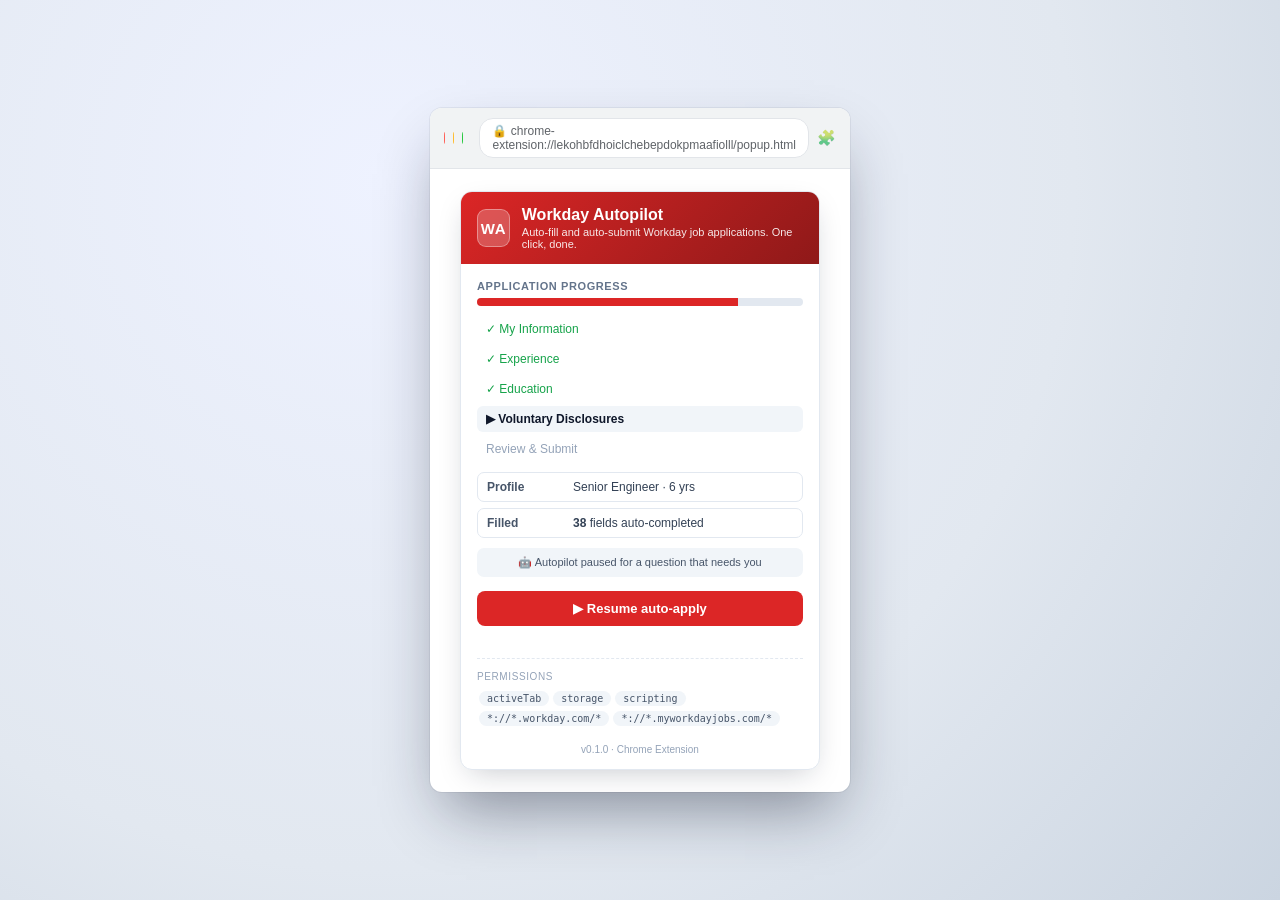
<file: screenshots/ui-workday-autopilot.html>
<!DOCTYPE html>
<html lang="en">
<head>
<meta charset="utf-8">
<meta name="viewport" content="width=device-width, initial-scale=1">
<title>Workday Autopilot — popup UI</title>
<style>
  :root { --accent: #dc2626; }
  * { box-sizing: border-box; }
  body {
    margin: 0; min-height: 100vh; display: grid; place-items: center;
    background: radial-gradient(circle at 30% 20%, #eef2ff, #e2e8f0 60%, #cbd5e1);
    font-family: -apple-system, "Segoe UI", Roboto, Helvetica, Arial, sans-serif;
    color: #1e293b; padding: 40px;
  }
  .browser {
    width: 420px; border-radius: 12px; overflow: hidden;
    box-shadow: 0 30px 60px -15px rgba(15,23,42,.45), 0 0 0 1px rgba(15,23,42,.06);
    background: #fff;
  }
  .chrome-bar {
    display: flex; align-items: center; gap: 8px; padding: 10px 14px;
    background: #f1f3f4; border-bottom: 1px solid #e2e5e9;
  }
  .dot { width: 12px; height: 12px; border-radius: 50%; }
  .dot.r { background: #ff5f57; } .dot.y { background: #febc2e; } .dot.g { background: #28c840; }
  .omni {
    flex: 1; margin-left: 8px; background: #fff; border-radius: 14px;
    padding: 5px 12px; font-size: 12px; color: #5f6368; border: 1px solid #e2e5e9;
  }
  .puzzle { font-size: 15px; opacity: .6; }
  .popup { width: 360px; margin: 22px auto; border-radius: 12px; overflow: hidden;
    border: 1px solid #e2e8f0; box-shadow: 0 10px 30px -10px rgba(15,23,42,.25); background:#fff; }
  header.ext {
    display: flex; align-items: center; gap: 12px; padding: 14px 16px;
    background: linear-gradient(135deg, var(--accent), color-mix(in srgb, var(--accent) 65%, #000));
    color: #fff;
  }
  .icon {
    width: 38px; height: 38px; border-radius: 9px; background: rgba(255,255,255,.22);
    display: grid; place-items: center; font-weight: 700; font-size: 15px; letter-spacing: .5px;
    border: 1px solid rgba(255,255,255,.35);
  }
  .ext-name { font-size: 16px; font-weight: 700; line-height: 1.1; }
  .ext-desc { font-size: 11px; opacity: .9; margin-top: 2px; }
  main { padding: 16px; }
  .field-label { font-size: 11px; text-transform: uppercase; letter-spacing: .6px;
    color: #64748b; font-weight: 600; margin: 12px 0 6px; }
  .field-label:first-child { margin-top: 0; }
  .page-card, .profile-card, .selector-card, .preview-card {
    border: 1px solid #e2e8f0; border-radius: 8px; padding: 10px 12px; background: #f8fafc; }
  .page-title { font-weight: 600; font-size: 13px; }
  .page-url { font-size: 11px; color: #2563eb; margin-top: 3px; word-break: break-all; }
  .code-out { background: #0f172a; color: #e2e8f0; border-radius: 8px; padding: 10px 12px;
    font-family: "SF Mono", Menlo, Consolas, monospace; font-size: 11px; white-space: pre-wrap;
    word-break: break-word; margin: 0; }
  .primary-btn { width: 100%; margin-top: 14px; padding: 10px; border: none; border-radius: 8px;
    background: var(--accent); color: #fff; font-size: 13px; font-weight: 600; cursor: pointer; }
  .primary-btn:hover { filter: brightness(1.07); }
  .hint { font-size: 11px; color: #94a3b8; margin-top: 8px; text-align: center; }
  .rows { display: flex; flex-direction: column; gap: 6px; }
  .row { display: flex; align-items: center; gap: 8px; font-size: 12px; padding: 7px 9px;
    border: 1px solid #e2e8f0; border-radius: 7px; background: #fff; }
  .row .tag { font-weight: 600; color: #475569; min-width: 78px; }
  .row .val { flex: 1; color: #334155; overflow: hidden; text-overflow: ellipsis; white-space: nowrap; }
  .row .status { font-size: 11px; font-weight: 600; color: #16a34a; }
  .row.warn { background: #fffbeb; border-color: #fde68a; }
  .status.bad { color: #d97706; }
  .seg, .dest { display: flex; gap: 6px; }
  .seg-btn, .dest-btn { flex: 1; padding: 7px; border: 1px solid #cbd5e1; background: #fff;
    border-radius: 7px; font-size: 12px; cursor: pointer; }
  .seg-btn.active { background: var(--accent); color: #fff; border-color: var(--accent); }
  .dest-btn { font-size: 11px; }
  .quote { border-left: 3px solid var(--accent); background: #f8fafc; padding: 8px 12px;
    font-size: 12px; font-style: italic; color: #475569; border-radius: 0 6px 6px 0; }
  .score-grid { display: grid; grid-template-columns: repeat(4,1fr); gap: 8px; text-align: center;
    margin-bottom: 14px; }
  .score span { font-size: 10px; color: #64748b; display: block; margin-top: 5px; }
  .ring { width: 50px; height: 50px; margin: 0 auto; border-radius: 50%; display: grid;
    place-items: center; font-weight: 700; font-size: 15px; color: #fff; }
  .s-green { background: conic-gradient(#16a34a 88%, #e2e8f0 0); }
  .s-amber { background: conic-gradient(#d97706 70%, #e2e8f0 0); }
  .s-green, .s-amber { position: relative; }
  .ring { color: #0f172a; }
  .preview-card { padding: 0; overflow: hidden; margin-top: 10px; }
  .preview-img { height: 110px; background: repeating-linear-gradient(45deg,#e2e8f0,#e2e8f0 10px,#eef2f7 10px,#eef2f7 20px);
    display: grid; place-items: center; color: #94a3b8; font-size: 12px; }
  .preview-meta { padding: 10px 12px; }
  .preview-host { font-size: 10px; text-transform: uppercase; color: #94a3b8; }
  .preview-title { font-weight: 600; font-size: 13px; margin: 2px 0; }
  .preview-desc { font-size: 11px; color: #64748b; }
  .devtools-bar { background: #1e293b; color: #cbd5e1; font-size: 11px; padding: 6px 10px;
    border-radius: 6px; margin-bottom: 10px; font-family: monospace; }
  .diff-heads { display: flex; gap: 8px; font-size: 11px; margin-bottom: 8px; }
  .diff-head { flex: 1; color: #475569; font-family: monospace; }
  .env { display: inline-block; padding: 1px 6px; border-radius: 4px; color: #fff; font-weight: 600; margin-right: 4px; }
  .env.staging { background: #d97706; } .env.prod { background: #16a34a; }
  .diff { background: #0f172a; border-radius: 8px; padding: 10px; font-family: monospace;
    font-size: 11px; margin: 0; line-height: 1.5; }
  .diff .ctx { color: #94a3b8; } .diff .add { color: #4ade80; } .diff .del { color: #f87171; }
  .diff-stat { font-size: 11px; color: #64748b; margin-top: 8px; text-align: center; }
  .selector-card { display: flex; justify-content: space-between; align-items: center; }
  .selector-card code { font-size: 11px; color: var(--accent); }
  .count { font-size: 10px; background: #e0f2fe; color: #0369a1; padding: 2px 7px; border-radius: 10px; }
  table.scrape { width: 100%; border-collapse: collapse; font-size: 11px; margin-top: 4px; }
  table.scrape th { text-align: left; color: #64748b; font-size: 10px; text-transform: uppercase;
    border-bottom: 1px solid #e2e8f0; padding: 5px 6px; }
  table.scrape td { padding: 6px; border-bottom: 1px solid #f1f5f9; }
  .sev { font-size: 10px; font-weight: 700; padding: 2px 6px; border-radius: 4px; color: #fff; min-width: 60px; text-align:center; }
  .sev.crit { background: #dc2626; } .sev.serious { background: #ea580c; }
  .sev.mod { background: #d97706; } .sev.pass { background: #16a34a; }
  .annotate-note, .byok { font-size: 11px; color: #475569; background: #f1f5f9; border-radius: 7px;
    padding: 8px 10px; margin-top: 10px; text-align: center; }
  .avatar { width: 34px; height: 34px; border-radius: 50%; background: var(--accent); color: #fff;
    display: grid; place-items: center; font-weight: 700; font-size: 12px; }
  .profile-card { display: flex; align-items: center; gap: 10px; }
  .profile-name { font-weight: 600; font-size: 13px; }
  .profile-sub { font-size: 11px; color: #64748b; }
  .fill-list { display: flex; flex-direction: column; gap: 5px; }
  .fill-row { display: flex; justify-content: space-between; font-size: 12px; padding: 6px 9px;
    border: 1px solid #e2e8f0; border-radius: 6px; }
  .filled { color: #16a34a; font-weight: 600; }
  .progress { height: 8px; background: #e2e8f0; border-radius: 5px; overflow: hidden; }
  .progress .bar { height: 100%; background: var(--accent); }
  .steps { display: flex; flex-direction: column; gap: 4px; margin: 10px 0; font-size: 12px; }
  .step { padding: 6px 9px; border-radius: 6px; color: #94a3b8; }
  .step.done { color: #16a34a; } .step.active { color: #0f172a; font-weight: 600; background: #f1f5f9; }
  .perms { margin: 16px; padding-top: 12px; border-top: 1px dashed #e2e8f0; }
  .perms-label { display: block; font-size: 10px; text-transform: uppercase; letter-spacing: .6px;
    color: #94a3b8; margin-bottom: 6px; }
  .perm { display: inline-block; font-size: 10px; background: #f1f5f9; color: #475569;
    border-radius: 10px; padding: 2px 8px; margin: 2px; font-family: monospace; }
  .footer { text-align: center; font-size: 10px; color: #94a3b8; padding: 0 0 14px; }
</style>
</head>
<body>
  <div class="browser">
    <div class="chrome-bar">
      <span class="dot r"></span><span class="dot y"></span><span class="dot g"></span>
      <span class="omni">🔒 chrome-extension://lekohbfdhoiclchebepdokpmaafiolll/popup.html</span>
      <span class="puzzle">🧩</span>
    </div>
    <div class="popup">
      <header class="ext">
        <div class="icon">WA</div>
        <div>
          <div class="ext-name">Workday Autopilot</div>
          <div class="ext-desc">Auto-fill and auto-submit Workday job applications. One click, done.</div>
        </div>
      </header>
      <main>
        
      <div class="field-label">Application progress</div>
      <div class="progress"><div class="bar" style="width:80%"></div></div>
      <div class="steps">
        <div class="step done">✓ My Information</div>
        <div class="step done">✓ Experience</div>
        <div class="step done">✓ Education</div>
        <div class="step active">▶ Voluntary Disclosures</div>
        <div class="step">Review &amp; Submit</div>
      </div>
      <div class="rows">
        <div class="row"><span class="tag">Profile</span><span class="val">Senior Engineer · 6 yrs</span></div>
        <div class="row"><span class="tag">Filled</span><span class="val"><b>38</b> fields auto-completed</span></div>
      </div>
      <div class="byok">🤖 Autopilot paused for a question that needs you</div>
      <button class="primary-btn">▶ Resume auto-apply</button>
    
      </main>
      <div class="perms"><span class="perms-label">Permissions</span><span class="perm">activeTab</span><span class="perm">storage</span><span class="perm">scripting</span><span class="perm">*://*.workday.com/*</span><span class="perm">*://*.myworkdayjobs.com/*</span></div>
      <div class="footer">v0.1.0 · Chrome Extension</div>
    </div>
  </div>
</body>
</html>
</file>
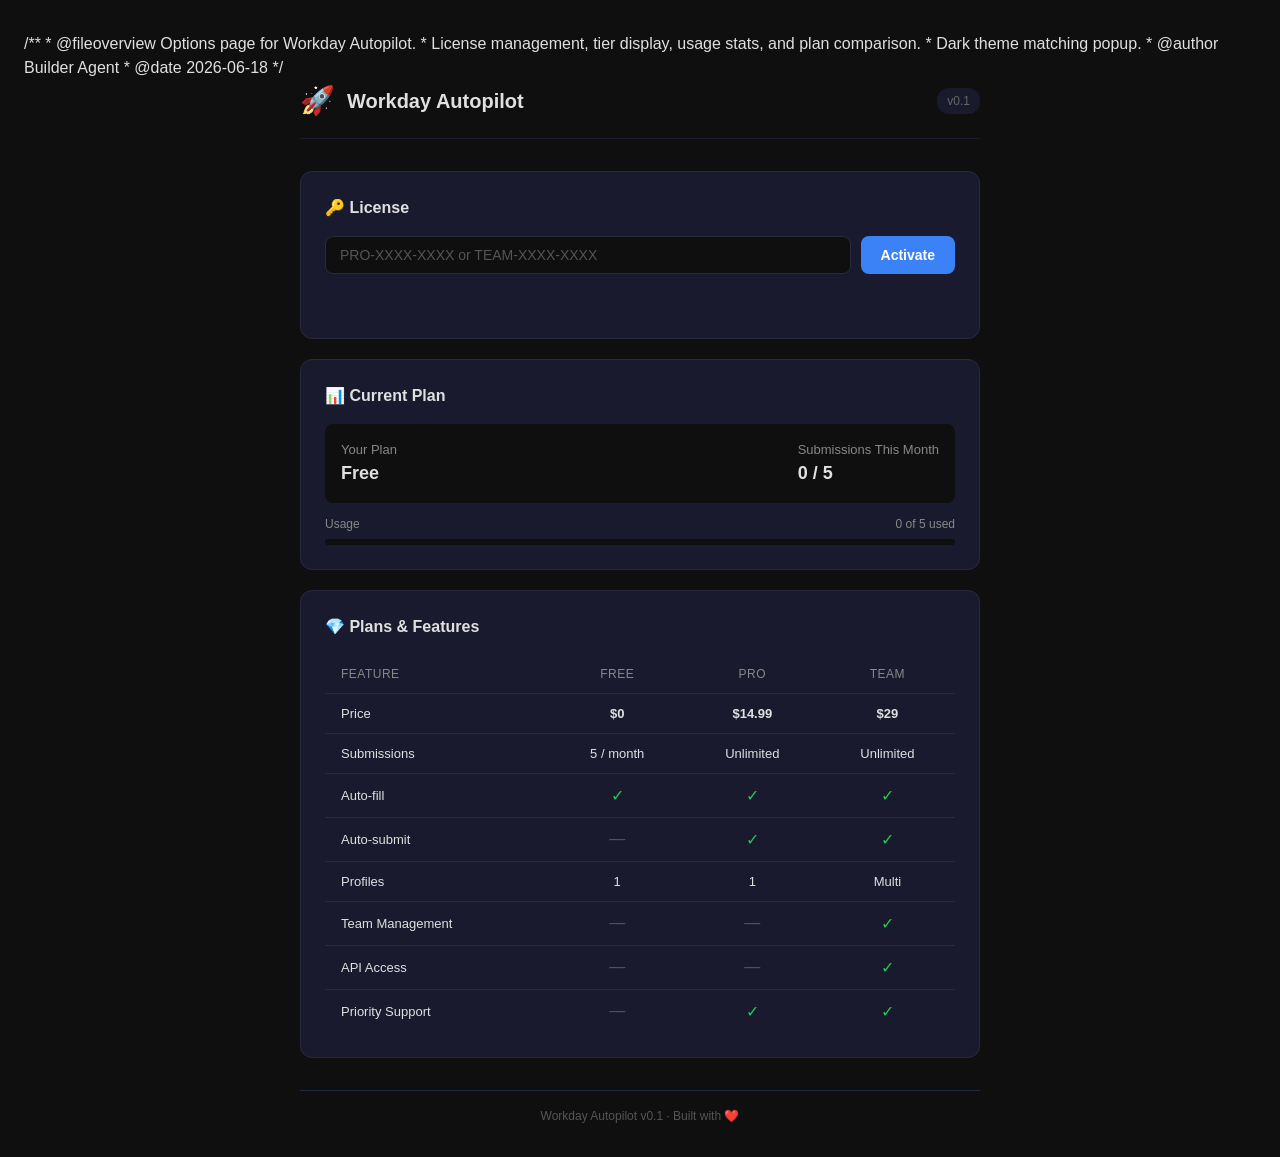
<file: product/options/options.html>
/**
 * @fileoverview Options page for Workday Autopilot.
 * License management, tier display, usage stats, and plan comparison.
 * Dark theme matching popup.
 * @author Builder Agent
 * @date 2026-06-18
 */

<!DOCTYPE html>
<html lang="en">
<head>
  <meta charset="UTF-8">
  <meta name="viewport" content="width=device-width, initial-scale=1.0">
  <title>Workday Autopilot — Settings</title>
  <style>
    /* ── Reset & Base ─────────────────────────────────────────────── */
    *, *::before, *::after { box-sizing: border-box; margin: 0; padding: 0; }

    body {
      font-family: -apple-system, BlinkMacSystemFont, 'Segoe UI', Roboto, sans-serif;
      background: #0f0f0f;
      color: #e0e0e0;
      min-height: 100vh;
      padding: 32px 24px;
      line-height: 1.5;
    }

    .container {
      max-width: 680px;
      margin: 0 auto;
    }

    /* ── Header ───────────────────────────────────────────────────── */
    .header {
      display: flex;
      align-items: center;
      justify-content: space-between;
      margin-bottom: 32px;
      padding-bottom: 16px;
      border-bottom: 1px solid #1a1a2e;
    }

    .header-left {
      display: flex;
      align-items: center;
      gap: 12px;
    }

    .header-left .logo { font-size: 28px; }

    .header-left h1 {
      font-size: 20px;
      font-weight: 700;
      color: #e0e0e0;
    }

    .version {
      font-size: 12px;
      color: #666;
      background: #1a1a2e;
      padding: 4px 10px;
      border-radius: 12px;
    }

    /* ── Cards ────────────────────────────────────────────────────── */
    .card {
      background: #1a1a2e;
      border-radius: 12px;
      padding: 24px;
      margin-bottom: 20px;
      border: 1px solid #2a2a3e;
    }

    .card h2 {
      font-size: 16px;
      font-weight: 600;
      color: #e0e0e0;
      margin-bottom: 16px;
      display: flex;
      align-items: center;
      gap: 8px;
    }

    /* ── License Section ──────────────────────────────────────────── */
    .license-form {
      display: flex;
      gap: 10px;
      margin-bottom: 12px;
    }

    .license-form input[type="text"] {
      flex: 1;
      padding: 10px 14px;
      background: #0f0f0f;
      border: 1px solid #2a2a3e;
      border-radius: 8px;
      color: #e0e0e0;
      font-size: 14px;
      letter-spacing: 1px;
      text-transform: uppercase;
      transition: border-color 0.2s;
    }

    .license-form input[type="text"]:focus {
      outline: none;
      border-color: #3b82f6;
    }

    .license-form input[type="text"]::placeholder {
      color: #555;
      text-transform: none;
      letter-spacing: 0;
    }

    .btn-primary {
      padding: 10px 20px;
      background: #3b82f6;
      color: #fff;
      border: none;
      border-radius: 8px;
      font-size: 14px;
      font-weight: 600;
      cursor: pointer;
      transition: background 0.2s, transform 0.1s;
      white-space: nowrap;
    }

    .btn-primary:hover { background: #2563eb; }
    .btn-primary:active { transform: scale(0.97); }
    .btn-primary:disabled { opacity: 0.5; cursor: not-allowed; }

    .license-message {
      font-size: 13px;
      min-height: 20px;
      margin-top: 8px;
    }

    .license-message.success { color: #22c55e; }
    .license-message.error { color: #ef4444; }

    .current-license {
      font-size: 13px;
      color: #888;
      margin-top: 8px;
    }

    .current-license code {
      background: #0f0f0f;
      padding: 2px 8px;
      border-radius: 4px;
      font-family: 'SF Mono', 'Fira Code', monospace;
      color: #3b82f6;
    }

    /* ── Tier Status ──────────────────────────────────────────────── */
    .tier-status {
      display: flex;
      align-items: center;
      justify-content: space-between;
      padding: 16px;
      background: #0f0f0f;
      border-radius: 8px;
      margin-bottom: 12px;
    }

    .tier-status-label {
      font-size: 13px;
      color: #888;
    }

    .tier-status-value {
      font-size: 18px;
      font-weight: 700;
    }

    .tier-free { color: #e0e0e0; }
    .tier-pro { color: #3b82f6; }
    .tier-team { color: #22c55e; }

    .usage-bar-container {
      margin-top: 12px;
    }

    .usage-bar-label {
      display: flex;
      justify-content: space-between;
      font-size: 12px;
      color: #888;
      margin-bottom: 6px;
    }

    .usage-bar {
      height: 6px;
      background: #0f0f0f;
      border-radius: 3px;
      overflow: hidden;
    }

    .usage-bar-fill {
      height: 100%;
      background: #3b82f6;
      border-radius: 3px;
      transition: width 0.3s ease;
    }

    .usage-bar-fill.full {
      background: #ef4444;
    }

    /* ── Tier Comparison Table ─────────────────────────────────────── */
    .tier-table {
      width: 100%;
      border-collapse: collapse;
      margin-top: 8px;
    }

    .tier-table th,
    .tier-table td {
      padding: 12px 16px;
      text-align: center;
      font-size: 13px;
      border-bottom: 1px solid #2a2a3e;
    }

    .tier-table th {
      color: #888;
      font-weight: 500;
      font-size: 12px;
      text-transform: uppercase;
      letter-spacing: 0.5px;
    }

    .tier-table th:first-child,
    .tier-table td:first-child {
      text-align: left;
    }

    .tier-table td:first-child {
      color: #e0e0e0;
    }

    .tier-table tr:last-child td {
      border-bottom: none;
    }

    .tier-table .check { color: #22c55e; font-size: 16px; }
    .tier-table .cross { color: #555; font-size: 16px; }

    .tier-name-cell {
      font-weight: 600;
    }

    .tier-price-cell {
      font-size: 15px;
      font-weight: 700;
    }

    .tier-table tr.current-tier {
      background: rgba(59, 130, 246, 0.08);
    }

    .tier-table tr.current-tier td:first-child::before {
      content: '● ';
      color: #3b82f6;
    }

    /* ── Feature list ─────────────────────────────────────────────── */
    .feature-list {
      list-style: none;
      padding: 0;
    }

    .feature-list li {
      padding: 8px 0;
      font-size: 13px;
      color: #ccc;
      border-bottom: 1px solid #2a2a3e;
      display: flex;
      align-items: center;
      gap: 8px;
    }

    .feature-list li:last-child { border-bottom: none; }

    .feature-list li .icon { font-size: 14px; }

    /* ── Footer ────────────────────────────────────────────────────── */
    .footer {
      text-align: center;
      margin-top: 32px;
      padding-top: 16px;
      border-top: 1px solid #1a2a3e;
      font-size: 12px;
      color: #555;
    }

    /* ── Responsive ────────────────────────────────────────────────── */
    @media (max-width: 500px) {
      body { padding: 16px 12px; }
      .license-form { flex-direction: column; }
      .tier-status { flex-direction: column; gap: 8px; }
      .tier-table th, .tier-table td { padding: 8px 6px; font-size: 11px; }
    }
  </style>
</head>
<body>
  <div class="container">
    <!-- Header -->
    <header class="header">
      <div class="header-left">
        <span class="logo">🚀</span>
        <h1>Workday Autopilot</h1>
      </div>
      <span class="version">v0.1</span>
    </header>

    <!-- License Card -->
    <div class="card">
      <h2>🔑 License</h2>
      <div class="license-form">
        <input type="text" id="licenseInput" placeholder="PRO-XXXX-XXXX or TEAM-XXXX-XXXX" maxlength="16">
        <button class="btn-primary" id="btnActivate">Activate</button>
      </div>
      <div class="license-message" id="licenseMessage"></div>
      <div class="current-license" id="currentLicenseDisplay"></div>
    </div>

    <!-- Current Tier Card -->
    <div class="card">
      <h2>📊 Current Plan</h2>
      <div class="tier-status">
        <div>
          <div class="tier-status-label">Your Plan</div>
          <div class="tier-status-value" id="currentTierValue">Free</div>
        </div>
        <div>
          <div class="tier-status-label">Submissions This Month</div>
          <div class="tier-status-value" id="currentUsageValue">0 / 5</div>
        </div>
      </div>
      <div class="usage-bar-container" id="usageBarContainer">
        <div class="usage-bar-label">
          <span>Usage</span>
          <span id="usageBarText">0 of 5 used</span>
        </div>
        <div class="usage-bar">
          <div class="usage-bar-fill" id="usageBarFill" style="width: 0%"></div>
        </div>
      </div>
    </div>

    <!-- Tier Comparison Card -->
    <div class="card">
      <h2>💎 Plans &amp; Features</h2>
      <table class="tier-table" id="tierTable">
        <thead>
          <tr>
            <th>Feature</th>
            <th>Free</th>
            <th>Pro</th>
            <th>Team</th>
          </tr>
        </thead>
        <tbody>
          <tr>
            <td>Price</td>
            <td class="tier-price-cell">$0</td>
            <td class="tier-price-cell">$14.99</td>
            <td class="tier-price-cell">$29</td>
          </tr>
          <tr>
            <td>Submissions</td>
            <td>5 / month</td>
            <td>Unlimited</td>
            <td>Unlimited</td>
          </tr>
          <tr>
            <td>Auto-fill</td>
            <td class="check">✓</td>
            <td class="check">✓</td>
            <td class="check">✓</td>
          </tr>
          <tr>
            <td>Auto-submit</td>
            <td class="cross">—</td>
            <td class="check">✓</td>
            <td class="check">✓</td>
          </tr>
          <tr>
            <td>Profiles</td>
            <td>1</td>
            <td>1</td>
            <td>Multi</td>
          </tr>
          <tr>
            <td>Team Management</td>
            <td class="cross">—</td>
            <td class="cross">—</td>
            <td class="check">✓</td>
          </tr>
          <tr>
            <td>API Access</td>
            <td class="cross">—</td>
            <td class="cross">—</td>
            <td class="check">✓</td>
          </tr>
          <tr>
            <td>Priority Support</td>
            <td class="cross">—</td>
            <td class="check">✓</td>
            <td class="check">✓</td>
          </tr>
        </tbody>
      </table>
    </div>

    <!-- Footer -->
    <footer class="footer">
      Workday Autopilot v0.1 · Built with ❤️
    </footer>
  </div>

  <script src="../utils/tier-manager.js"></script>
  <script src="options.js"></script>
</body>
</html>
</file>
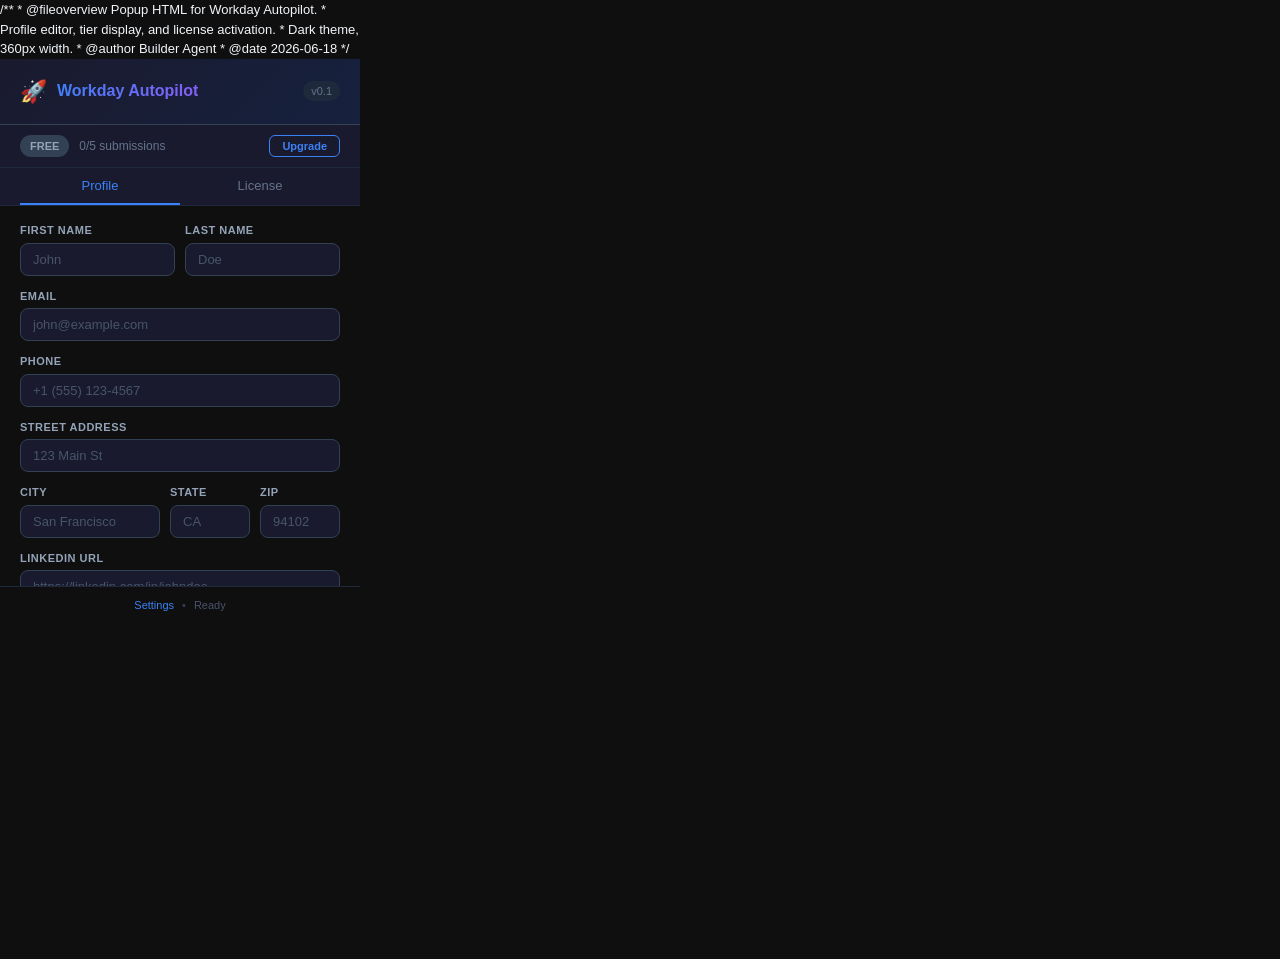
<file: product/popup/popup.html>
/**
 * @fileoverview Popup HTML for Workday Autopilot.
 * Profile editor, tier display, and license activation.
 * Dark theme, 360px width.
 * @author Builder Agent
 * @date 2026-06-18
 */

<!DOCTYPE html>
<html lang="en">
<head>
  <meta charset="UTF-8">
  <meta name="viewport" content="width=device-width, initial-scale=1.0">
  <title>Workday Autopilot</title>
  <link rel="stylesheet" href="popup.css">
</head>
<body>
  <div class="popup-container">
    <!-- Header -->
    <header class="popup-header">
      <div class="header-left">
        <span class="logo">🚀</span>
        <h1>Workday Autopilot</h1>
      </div>
      <span class="version">v0.1</span>
    </header>

    <!-- Tier Status Bar -->
    <div class="tier-bar" id="tier-bar">
      <div class="tier-info">
        <span class="tier-badge" id="tier-badge">Free</span>
        <span class="tier-usage" id="tier-usage">0/5 submissions</span>
      </div>
      <button class="btn-upgrade-small" id="btn-upgrade">Upgrade</button>
    </div>

    <!-- Navigation Tabs -->
    <nav class="tabs">
      <button class="tab active" data-tab="profile">Profile</button>
      <button class="tab" data-tab="license">License</button>
    </nav>

    <!-- Profile Tab -->
    <div class="tab-content active" id="tab-profile">
      <form id="profile-form">
        <div class="form-row">
          <div class="form-group">
            <label for="firstName">First Name</label>
            <input type="text" id="firstName" name="firstName" placeholder="John" autocomplete="given-name">
          </div>
          <div class="form-group">
            <label for="lastName">Last Name</label>
            <input type="text" id="lastName" name="lastName" placeholder="Doe" autocomplete="family-name">
          </div>
        </div>

        <div class="form-group">
          <label for="email">Email</label>
          <input type="email" id="email" name="email" placeholder="john@example.com" autocomplete="email">
        </div>

        <div class="form-group">
          <label for="phone">Phone</label>
          <input type="tel" id="phone" name="phone" placeholder="+1 (555) 123-4567" autocomplete="tel">
        </div>

        <div class="form-group">
          <label for="address">Street Address</label>
          <input type="text" id="address" name="address" placeholder="123 Main St" autocomplete="street-address">
        </div>

        <div class="form-row">
          <div class="form-group">
            <label for="city">City</label>
            <input type="text" id="city" name="city" placeholder="San Francisco" autocomplete="address-level2">
          </div>
          <div class="form-group form-group-sm">
            <label for="state">State</label>
            <input type="text" id="state" name="state" placeholder="CA" autocomplete="address-level1" maxlength="2">
          </div>
          <div class="form-group form-group-sm">
            <label for="zip">ZIP</label>
            <input type="text" id="zip" name="zip" placeholder="94102" autocomplete="postal-code">
          </div>
        </div>

        <div class="form-group">
          <label for="linkedinUrl">LinkedIn URL</label>
          <input type="url" id="linkedinUrl" name="linkedinUrl" placeholder="https://linkedin.com/in/johndoe">
        </div>

        <div class="form-group">
          <label for="resumeUrl">Resume URL</label>
          <input type="url" id="resumeUrl" name="resumeUrl" placeholder="https://drive.google.com/...">
        </div>

        <div class="form-actions">
          <button type="submit" class="btn-primary" id="btn-save-profile">
            <span class="btn-icon">💾</span> Save Profile
          </button>
        </div>
      </form>

      <div class="work-exp-section">
        <h3>Work Experience</h3>
        <div id="work-exp-list"></div>
        <button class="btn-secondary btn-sm" id="btn-add-exp">+ Add Experience</button>
      </div>
    </div>

    <!-- License Tab -->
    <div class="tab-content" id="tab-license">
      <div class="license-section">
        <h3>Activate License</h3>
        <p class="license-hint">Enter your license key to unlock Pro or Team features.</p>

        <div class="form-group">
          <label for="licenseKey">License Key</label>
          <input type="text" id="licenseKey" name="licenseKey" placeholder="PRO-XXXX-XXXX" style="text-transform: uppercase; letter-spacing: 1px;">
        </div>

        <button class="btn-primary" id="btn-activate-license">
          <span class="btn-icon">🔑</span> Activate
        </button>

        <div class="license-result" id="license-result"></div>
      </div>

      <!-- Tier Comparison -->
      <div class="tier-comparison">
        <h3>Plans</h3>
        <div class="tier-cards">
          <div class="tier-card" data-tier="free">
            <div class="tier-name">Free</div>
            <div class="tier-price">$0<span>/mo</span></div>
            <ul class="tier-features">
              <li>5 submissions/month</li>
              <li>Basic auto-fill</li>
              <li>Single profile</li>
            </ul>
          </div>
          <div class="tier-card featured" data-tier="pro">
            <div class="tier-badge-popular">Popular</div>
            <div class="tier-name">Pro</div>
            <div class="tier-price">$14.99<span>/mo</span></div>
            <ul class="tier-features">
              <li>Unlimited submissions</li>
              <li>Advanced auto-fill</li>
              <li>Auto-submit</li>
              <li>Priority support</li>
            </ul>
          </div>
          <div class="tier-card" data-tier="team">
            <div class="tier-name">Team</div>
            <div class="tier-price">$29<span>/mo</span></div>
            <ul class="tier-features">
              <li>Everything in Pro</li>
              <li>Multi-profile</li>
              <li>Team management</li>
              <li>API access</li>
            </ul>
          </div>
        </div>
      </div>
    </div>

    <!-- Footer -->
    <footer class="popup-footer">
      <a href="#" id="link-options">Settings</a>
      <span class="separator">•</span>
      <span class="status-text" id="status-text">Ready</span>
    </footer>
  </div>

  <script src="popup.js"></script>
</body>
</html>
</file>
<file: go-to-market/landing-page/style.css>
/* Workday Autopilot Landing Page — style.css */

/* ── Reset & Base ─────────────────────────────────────── */
*, *::before, *::after { box-sizing: border-box; margin: 0; padding: 0; }

:root {
  --bg:         #0f0f0f;
  --bg-card:    #1a1a1a;
  --bg-card-2:  #222222;
  --text:       #e0e0e0;
  --text-muted: #888888;
  --accent:     #3b82f6;
  --accent-glow:rgba(59,130,246,.35);
  --border:     #2a2a2a;
  --radius:     12px;
  --max-width:  1100px;
}

html { scroll-behavior: smooth; font-size: 16px; }

body {
  font-family: -apple-system, BlinkMacSystemFont, 'Segoe UI', Roboto, Helvetica, Arial, sans-serif;
  background: var(--bg);
  color: var(--text);
  line-height: 1.6;
  -webkit-font-smoothing: antialiased;
}

a { color: var(--accent); text-decoration: none; }
a:hover { text-decoration: underline; }

img { max-width: 100%; display: block; }

/* ── Utilities ────────────────────────────────────────── */
.container {
  width: 100%;
  max-width: var(--max-width);
  margin: 0 auto;
  padding: 0 24px;
}

.section { padding: 80px 0; }
.section + .section { border-top: 1px solid var(--border); }

.section-title {
  font-size: clamp(1.6rem, 4vw, 2.2rem);
  font-weight: 700;
  text-align: center;
  margin-bottom: 12px;
}

.section-subtitle {
  text-align: center;
  color: var(--text-muted);
  font-size: 1.05rem;
  max-width: 560px;
  margin: 0 auto 48px;
}

/* ── Buttons ──────────────────────────────────────────── */
.btn {
  display: inline-flex;
  align-items: center;
  gap: 8px;
  padding: 14px 32px;
  border-radius: 8px;
  font-size: 1rem;
  font-weight: 600;
  cursor: pointer;
  border: none;
  transition: background .2s, box-shadow .2s, transform .15s;
  text-decoration: none;
  line-height: 1;
}
.btn:hover { transform: translateY(-1px); text-decoration: none; }
.btn:active { transform: translateY(0); }

.btn-primary {
  background: var(--accent);
  color: #fff;
  box-shadow: 0 0 24px var(--accent-glow);
}
.btn-primary:hover { background: #2563eb; box-shadow: 0 0 32px var(--accent-glow); }

.btn-outline {
  background: transparent;
  color: var(--text);
  border: 1px solid var(--border);
}
.btn-outline:hover { background: var(--bg-card); border-color: var(--accent); }

/* ── Navbar ───────────────────────────────────────────── */
.navbar {
  position: sticky;
  top: 0;
  z-index: 100;
  background: rgba(15,15,15,.85);
  backdrop-filter: blur(12px);
  border-bottom: 1px solid var(--border);
}
.navbar .container {
  display: flex;
  align-items: center;
  justify-content: space-between;
  height: 60px;
}
.navbar .logo {
  font-weight: 700;
  font-size: 1.15rem;
  color: var(--text);
  display: flex;
  align-items: center;
  gap: 8px;
}
.navbar .logo span { color: var(--accent); }
.navbar nav { display: flex; gap: 24px; align-items: center; }
.navbar nav a {
  color: var(--text-muted);
  font-size: .9rem;
  font-weight: 500;
  transition: color .2s;
}
.navbar nav a:hover { color: var(--text); text-decoration: none; }
.navbar .btn { padding: 10px 22px; font-size: .9rem; }

/* ── Hero ─────────────────────────────────────────────── */
.hero { padding: 100px 0 80px; text-align: center; position: relative; overflow: hidden; }
.hero::before {
  content: '';
  position: absolute;
  top: -200px; left: 50%; transform: translateX(-50%);
  width: 700px; height: 700px;
  background: radial-gradient(circle, rgba(59,130,246,.12) 0%, transparent 70%);
  pointer-events: none;
}
.hero-badge {
  display: inline-flex;
  align-items: center;
  gap: 6px;
  background: var(--bg-card);
  border: 1px solid var(--border);
  border-radius: 999px;
  padding: 6px 16px;
  font-size: .82rem;
  color: var(--text-muted);
  margin-bottom: 28px;
}
.hero-badge .dot { width: 7px; height: 7px; border-radius: 50%; background: #22c55e; flex-shrink: 0; }

.hero h1 {
  font-size: clamp(2rem, 5.5vw, 3.2rem);
  font-weight: 800;
  line-height: 1.15;
  letter-spacing: -.02em;
  max-width: 720px;
  margin: 0 auto 20px;
}
.hero h1 .highlight {
  background: linear-gradient(135deg, var(--accent), #818cf8);
  -webkit-background-clip: text;
  -webkit-text-fill-color: transparent;
  background-clip: text;
}

.hero p.hero-desc {
  font-size: clamp(1rem, 2.2vw, 1.2rem);
  color: var(--text-muted);
  max-width: 560px;
  margin: 0 auto 36px;
  line-height: 1.65;
}

.hero-ctas { display: flex; gap: 14px; justify-content: center; flex-wrap: wrap; margin-bottom: 56px; }

.hero-proof {
  display: flex;
  align-items: center;
  justify-content: center;
  gap: 10px;
  color: var(--text-muted);
  font-size: .88rem;
}
.hero-proof .avatars {
  display: flex;
}
.hero-proof .avatars .av {
  width: 30px; height: 30px;
  border-radius: 50%;
  background: var(--bg-card-2);
  border: 2px solid var(--bg);
  display: flex; align-items: center; justify-content: center;
  font-size: .7rem;
  margin-left: -8px;
}
.hero-proof .avatars .av:first-child { margin-left: 0; }
.hero-proof .stars { color: #facc15; font-size: .9rem; }

/* ── Problem ──────────────────────────────────────────── */
.problem { background: var(--bg); }
.problem-box {
  max-width: 680px;
  margin: 0 auto;
  text-align: center;
  padding: 48px 40px;
  background: var(--bg-card);
  border: 1px solid var(--border);
  border-radius: var(--radius);
  position: relative;
  overflow: hidden;
}
.problem-box::before {
  content: '';
  position: absolute;
  top: 0; left: 0; right: 0;
  height: 3px;
  background: linear-gradient(90deg, transparent, #ef4444, transparent);
}
.problem-box .icon { font-size: 2.4rem; margin-bottom: 16px; }
.problem-box h2 { font-size: 1.4rem; margin-bottom: 12px; }
.problem-box p { color: var(--text-muted); font-size: 1.05rem; line-height: 1.7; }

/* ── Features / Solution ─────────────────────────────── */
.features-grid {
  display: grid;
  grid-template-columns: repeat(auto-fit, minmax(280px, 1fr));
  gap: 24px;
}
.feature-card {
  background: var(--bg-card);
  border: 1px solid var(--border);
  border-radius: var(--radius);
  padding: 36px 30px;
  transition: border-color .2s, transform .2s;
}
.feature-card:hover {
  border-color: var(--accent);
  transform: translateY(-3px);
}
.feature-card .icon { font-size: 2rem; margin-bottom: 16px; }
.feature-card h3 { font-size: 1.15rem; margin-bottom: 10px; }
.feature-card p { color: var(--text-muted); font-size: .95rem; line-height: 1.65; }

/* ── How It Works ────────────────────────────────────── */
.steps { display: grid; grid-template-columns: repeat(auto-fit, minmax(240px, 1fr)); gap: 32px; }
.step { text-align: center; }
.step-number {
  width: 48px; height: 48px;
  border-radius: 50%;
  background: var(--accent);
  color: #fff;
  font-weight: 700;
  font-size: 1.15rem;
  display: flex; align-items: center; justify-content: center;
  margin: 0 auto 18px;
  box-shadow: 0 0 20px var(--accent-glow);
}
.step h3 { font-size: 1.05rem; margin-bottom: 8px; }
.step p { color: var(--text-muted); font-size: .92rem; line-height: 1.6; }

/* ── Pricing ─────────────────────────────────────────── */
.pricing-grid {
  display: grid;
  grid-template-columns: repeat(auto-fit, minmax(260px, 1fr));
  gap: 24px;
  max-width: 720px;
  margin: 0 auto;
}
.pricing-card {
  background: var(--bg-card);
  border: 1px solid var(--border);
  border-radius: var(--radius);
  padding: 40px 32px;
  text-align: center;
  position: relative;
  transition: border-color .2s, transform .2s;
}
.pricing-card:hover { transform: translateY(-3px); }
.pricing-card.popular { border-color: var(--accent); }
.pricing-card.popular::before {
  content: 'Most Popular';
  position: absolute;
  top: -13px; left: 50%; transform: translateX(-50%);
  background: var(--accent);
  color: #fff;
  font-size: .75rem;
  font-weight: 600;
  padding: 4px 14px;
  border-radius: 999px;
  white-space: nowrap;
}
.pricing-card .plan-name { font-size: 1.1rem; font-weight: 600; color: var(--text-muted); margin-bottom: 12px; }
.pricing-card .price { font-size: 2.8rem; font-weight: 800; margin-bottom: 4px; }
.pricing-card .price .currency { font-size: 1.2rem; vertical-align: super; }
.pricing-card .price .period { font-size: .9rem; color: var(--text-muted); font-weight: 400; }
.pricing-card .price-yearly { font-size: .85rem; color: var(--text-muted); margin-bottom: 24px; }
.pricing-card .price-yearly s { color: #555; }
.pricing-card .price-yearly .save { color: #22c55e; font-weight: 600; }
.pricing-card ul { list-style: none; margin: 0 0 32px; text-align: left; }
.pricing-card ul li {
  padding: 8px 0;
  font-size: .92rem;
  color: var(--text-muted);
  display: flex; align-items: center; gap: 10px;
  border-bottom: 1px solid var(--border);
}
.pricing-card ul li:last-child { border-bottom: none; }
.pricing-card ul li .check { color: #22c55e; flex-shrink: 0; }
.pricing-card .btn { width: 100%; justify-content: center; }

/* ── FAQ ──────────────────────────────────────────────── */
.faq-list { max-width: 680px; margin: 0 auto; }
.faq-item {
  border: 1px solid var(--border);
  border-radius: var(--radius);
  margin-bottom: 12px;
  overflow: hidden;
}
.faq-item summary {
  padding: 20px 24px;
  cursor: pointer;
  font-weight: 600;
  font-size: 1rem;
  list-style: none;
  display: flex; align-items: center; justify-content: space-between;
  transition: background .2s;
}
.faq-item summary::-webkit-details-marker { display: none; }
.faq-item summary::after {
  content: '+';
  font-size: 1.3rem;
  color: var(--text-muted);
  transition: transform .2s;
  flex-shrink: 0;
  margin-left: 16px;
}
.faq-item[open] summary::after { content: '–'; color: var(--accent); }
.faq-item summary:hover { background: var(--bg-card); }
.faq-item .faq-answer {
  padding: 0 24px 20px;
  color: var(--text-muted);
  font-size: .95rem;
  line-height: 1.7;
}

/* ── CTA Banner ──────────────────────────────────────── */
.cta-banner {
  text-align: center;
  padding: 80px 24px;
  background: linear-gradient(135deg, rgba(59,130,246,.08), rgba(129,140,248,.05));
  border-radius: var(--radius);
  border: 1px solid var(--border);
  margin: 0 auto;
  max-width: 720px;
}
.cta-banner h2 { font-size: clamp(1.5rem, 3.5vw, 2rem); margin-bottom: 12px; }
.cta-banner p { color: var(--text-muted); margin-bottom: 32px; font-size: 1.05rem; }
.cta-banner .btn { margin: 0 6px 8px; }

/* ── Footer ───────────────────────────────────────────── */
.footer {
  border-top: 1px solid var(--border);
  padding: 32px 0;
  text-align: center;
  color: var(--text-muted);
  font-size: .85rem;
}
.footer a { color: var(--text-muted); }
.footer a:hover { color: var(--text); }

/* ── Responsive ───────────────────────────────────────── */
@media (max-width: 640px) {
  .section { padding: 56px 0; }
  .hero { padding: 64px 0 56px; }
  .hero-ctas { flex-direction: column; align-items: center; }
  .hero-ctas .btn { width: 100%; max-width: 300px; justify-content: center; }
  .navbar nav a:not(.btn) { display: none; }
  .problem-box { padding: 36px 24px; }
  .pricing-card { padding: 32px 24px; }
  .cta-banner { padding: 56px 24px; }
}
</file>
<file: product/popup/popup.css>
/**
 * @fileoverview Popup styles for Workday Autopilot.
 * Dark theme matching ScrapeFlow design system.
 * 360px width, clean and modern.
 * @author Builder Agent
 * @date 2026-06-18
 */

/* ── Reset & Base ───────────────────────────────────────────────────── */
* {
  margin: 0;
  padding: 0;
  box-sizing: border-box;
}

body {
  width: 360px;
  min-height: 480px;
  background: #0f0f0f;
  color: #f1f5f9;
  font-family: -apple-system, BlinkMacSystemFont, "Segoe UI", Roboto, sans-serif;
  font-size: 13px;
  line-height: 1.5;
  overflow-x: hidden;
}

/* ── Container ──────────────────────────────────────────────────────── */
.popup-container {
  display: flex;
  flex-direction: column;
  min-height: 100%;
}

/* ── Header ─────────────────────────────────────────────────────────── */
.popup-header {
  display: flex;
  align-items: center;
  justify-content: space-between;
  padding: 16px 20px;
  background: linear-gradient(135deg, #1a1a2e, #16213e);
  border-bottom: 1px solid #334155;
}

.header-left {
  display: flex;
  align-items: center;
  gap: 10px;
}

.logo {
  font-size: 22px;
}

.popup-header h1 {
  font-size: 16px;
  font-weight: 700;
  background: linear-gradient(135deg, #3b82f6, #8b5cf6);
  -webkit-background-clip: text;
  -webkit-text-fill-color: transparent;
  background-clip: text;
}

.version {
  font-size: 11px;
  color: #64748b;
  background: #1e293b;
  padding: 2px 8px;
  border-radius: 10px;
}

/* ── Tier Bar ───────────────────────────────────────────────────────── */
.tier-bar {
  display: flex;
  align-items: center;
  justify-content: space-between;
  padding: 10px 20px;
  background: #1a1a2e;
  border-bottom: 1px solid #1e293b;
}

.tier-info {
  display: flex;
  align-items: center;
  gap: 10px;
}

.tier-badge {
  font-size: 11px;
  font-weight: 700;
  text-transform: uppercase;
  padding: 3px 10px;
  border-radius: 12px;
  background: #334155;
  color: #94a3b8;
}

.tier-badge.tier-free {
  background: #1e293b;
  color: #94a3b8;
}

.tier-badge.tier-pro {
  background: linear-gradient(135deg, #3b82f6, #2563eb);
  color: #ffffff;
}

.tier-badge.tier-team {
  background: linear-gradient(135deg, #8b5cf6, #7c3aed);
  color: #ffffff;
}

.tier-usage {
  font-size: 12px;
  color: #64748b;
}

.btn-upgrade-small {
  font-size: 11px;
  font-weight: 600;
  padding: 4px 12px;
  border-radius: 6px;
  border: 1px solid #3b82f6;
  background: transparent;
  color: #3b82f6;
  cursor: pointer;
  transition: all 0.2s;
}

.btn-upgrade-small:hover {
  background: #3b82f6;
  color: #ffffff;
}

/* ── Tabs ───────────────────────────────────────────────────────────── */
.tabs {
  display: flex;
  padding: 0 20px;
  background: #1a1a2e;
  border-bottom: 1px solid #1e293b;
}

.tab {
  flex: 1;
  padding: 10px 0;
  background: none;
  border: none;
  border-bottom: 2px solid transparent;
  color: #64748b;
  font-size: 13px;
  font-weight: 500;
  cursor: pointer;
  transition: all 0.2s;
}

.tab:hover {
  color: #94a3b8;
}

.tab.active {
  color: #3b82f6;
  border-bottom-color: #3b82f6;
}

/* ── Tab Content ────────────────────────────────────────────────────── */
.tab-content {
  display: none;
  padding: 16px 20px;
  flex: 1;
  overflow-y: auto;
  max-height: 380px;
}

.tab-content.active {
  display: block;
}

/* ── Form ───────────────────────────────────────────────────────────── */
.form-row {
  display: flex;
  gap: 10px;
}

.form-row .form-group {
  flex: 1;
}

.form-group {
  margin-bottom: 12px;
}

.form-group-sm {
  max-width: 80px;
}

.form-group label {
  display: block;
  font-size: 11px;
  font-weight: 600;
  color: #94a3b8;
  margin-bottom: 4px;
  text-transform: uppercase;
  letter-spacing: 0.5px;
}

.form-group input,
.form-group select,
.form-group textarea {
  width: 100%;
  padding: 8px 12px;
  background: #1a1a2e;
  border: 1px solid #334155;
  border-radius: 8px;
  color: #f1f5f9;
  font-size: 13px;
  font-family: inherit;
  transition: all 0.2s;
  outline: none;
}

.form-group input:focus,
.form-group select:focus,
.form-group textarea:focus {
  border-color: #3b82f6;
  box-shadow: 0 0 0 3px rgba(59, 130, 246, 0.15);
}

.form-group input::placeholder {
  color: #475569;
}

/* ── Buttons ────────────────────────────────────────────────────────── */
.btn-primary {
  display: flex;
  align-items: center;
  justify-content: center;
  gap: 6px;
  width: 100%;
  padding: 10px 16px;
  background: linear-gradient(135deg, #3b82f6, #2563eb);
  border: none;
  border-radius: 8px;
  color: #ffffff;
  font-size: 13px;
  font-weight: 600;
  cursor: pointer;
  transition: all 0.2s;
}

.btn-primary:hover {
  transform: translateY(-1px);
  box-shadow: 0 4px 12px rgba(59, 130, 246, 0.3);
}

.btn-primary:active {
  transform: translateY(0);
}

.btn-secondary {
  display: flex;
  align-items: center;
  justify-content: center;
  gap: 6px;
  padding: 8px 14px;
  background: #1e293b;
  border: 1px solid #334155;
  border-radius: 8px;
  color: #94a3b8;
  font-size: 12px;
  font-weight: 500;
  cursor: pointer;
  transition: all 0.2s;
}

.btn-secondary:hover {
  background: #334155;
  color: #f1f5f9;
}

.btn-sm {
  padding: 6px 12px;
  font-size: 11px;
}

.btn-icon {
  font-size: 14px;
}

.form-actions {
  margin-top: 16px;
}

/* ── Work Experience ────────────────────────────────────────────────── */
.work-exp-section {
  margin-top: 20px;
  padding-top: 16px;
  border-top: 1px solid #1e293b;
}

.work-exp-section h3 {
  font-size: 13px;
  font-weight: 600;
  color: #94a3b8;
  margin-bottom: 10px;
}

.work-exp-item {
  background: #1a1a2e;
  border: 1px solid #334155;
  border-radius: 8px;
  padding: 12px;
  margin-bottom: 8px;
}

.work-exp-item .exp-header {
  display: flex;
  justify-content: space-between;
  align-items: center;
  margin-bottom: 4px;
}

.work-exp-item .exp-title {
  font-weight: 600;
  font-size: 13px;
  color: #f1f5f9;
}

.work-exp-item .exp-company {
  font-size: 12px;
  color: #64748b;
}

.work-exp-item .exp-dates {
  font-size: 11px;
  color: #475569;
}

.btn-remove-exp {
  background: none;
  border: none;
  color: #ef4444;
  cursor: pointer;
  font-size: 14px;
  padding: 2px 6px;
  border-radius: 4px;
}

.btn-remove-exp:hover {
  background: rgba(239, 68, 68, 0.1);
}

/* ── License Section ────────────────────────────────────────────────── */
.license-section {
  margin-bottom: 20px;
}

.license-section h3 {
  font-size: 14px;
  font-weight: 600;
  color: #f1f5f9;
  margin-bottom: 6px;
}

.license-hint {
  font-size: 12px;
  color: #64748b;
  margin-bottom: 14px;
}

.license-result {
  margin-top: 10px;
  padding: 8px 12px;
  border-radius: 6px;
  font-size: 12px;
  font-weight: 500;
  display: none;
}

.license-result.success {
  display: block;
  background: rgba(34, 197, 94, 0.1);
  color: #22c55e;
  border: 1px solid rgba(34, 197, 94, 0.3);
}

.license-result.error {
  display: block;
  background: rgba(239, 68, 68, 0.1);
  color: #ef4444;
  border: 1px solid rgba(239, 68, 68, 0.3);
}

/* ── Tier Comparison ────────────────────────────────────────────────── */
.tier-comparison {
  margin-top: 20px;
}

.tier-comparison h3 {
  font-size: 14px;
  font-weight: 600;
  color: #f1f5f9;
  margin-bottom: 12px;
}

.tier-cards {
  display: flex;
  flex-direction: column;
  gap: 8px;
}

.tier-card {
  background: #1a1a2e;
  border: 1px solid #334155;
  border-radius: 10px;
  padding: 12px 14px;
  position: relative;
  transition: all 0.2s;
}

.tier-card:hover {
  border-color: #475569;
}

.tier-card.featured {
  border-color: #3b82f6;
  background: linear-gradient(135deg, #1a1a2e, #1e293b);
}

.tier-badge-popular {
  position: absolute;
  top: -8px;
  right: 12px;
  background: linear-gradient(135deg, #3b82f6, #2563eb);
  color: #ffffff;
  font-size: 10px;
  font-weight: 700;
  padding: 2px 10px;
  border-radius: 8px;
  text-transform: uppercase;
}

.tier-name {
  font-size: 14px;
  font-weight: 700;
  color: #f1f5f9;
  margin-bottom: 2px;
}

.tier-price {
  font-size: 20px;
  font-weight: 700;
  color: #3b82f6;
  margin-bottom: 8px;
}

.tier-price span {
  font-size: 12px;
  font-weight: 400;
  color: #64748b;
}

.tier-features {
  list-style: none;
  padding: 0;
}

.tier-features li {
  font-size: 12px;
  color: #94a3b8;
  padding: 2px 0;
  padding-left: 16px;
  position: relative;
}

.tier-features li::before {
  content: "✓";
  position: absolute;
  left: 0;
  color: #22c55e;
  font-weight: 700;
}

/* ── Footer ─────────────────────────────────────────────────────────── */
.popup-footer {
  display: flex;
  align-items: center;
  justify-content: center;
  gap: 8px;
  padding: 10px 20px;
  background: #0f0f0f;
  border-top: 1px solid #1e293b;
  font-size: 11px;
  color: #475569;
}

.popup-footer a {
  color: #3b82f6;
  text-decoration: none;
}

.popup-footer a:hover {
  text-decoration: underline;
}

.separator {
  color: #334155;
}

/* ── Scrollbar ──────────────────────────────────────────────────────── */
.tab-content::-webkit-scrollbar {
  width: 4px;
}

.tab-content::-webkit-scrollbar-track {
  background: transparent;
}

.tab-content::-webkit-scrollbar-thumb {
  background: #334155;
  border-radius: 2px;
}

/* ── Toast (in-popup) ───────────────────────────────────────────────── */
.popup-toast {
  position: fixed;
  bottom: 50px;
  left: 50%;
  transform: translateX(-50%);
  padding: 8px 16px;
  border-radius: 8px;
  font-size: 12px;
  font-weight: 500;
  z-index: 100;
  animation: popup-toast-in 0.3s ease-out;
}

.popup-toast.success {
  background: #059669;
  color: #ffffff;
}

.popup-toast.error {
  background: #dc2626;
  color: #ffffff;
}

@keyframes popup-toast-in {
  from {
    opacity: 0;
    transform: translateX(-50%) translateY(10px);
  }
  to {
    opacity: 1;
    transform: translateX(-50%) translateY(0);
  }
}
</file>
